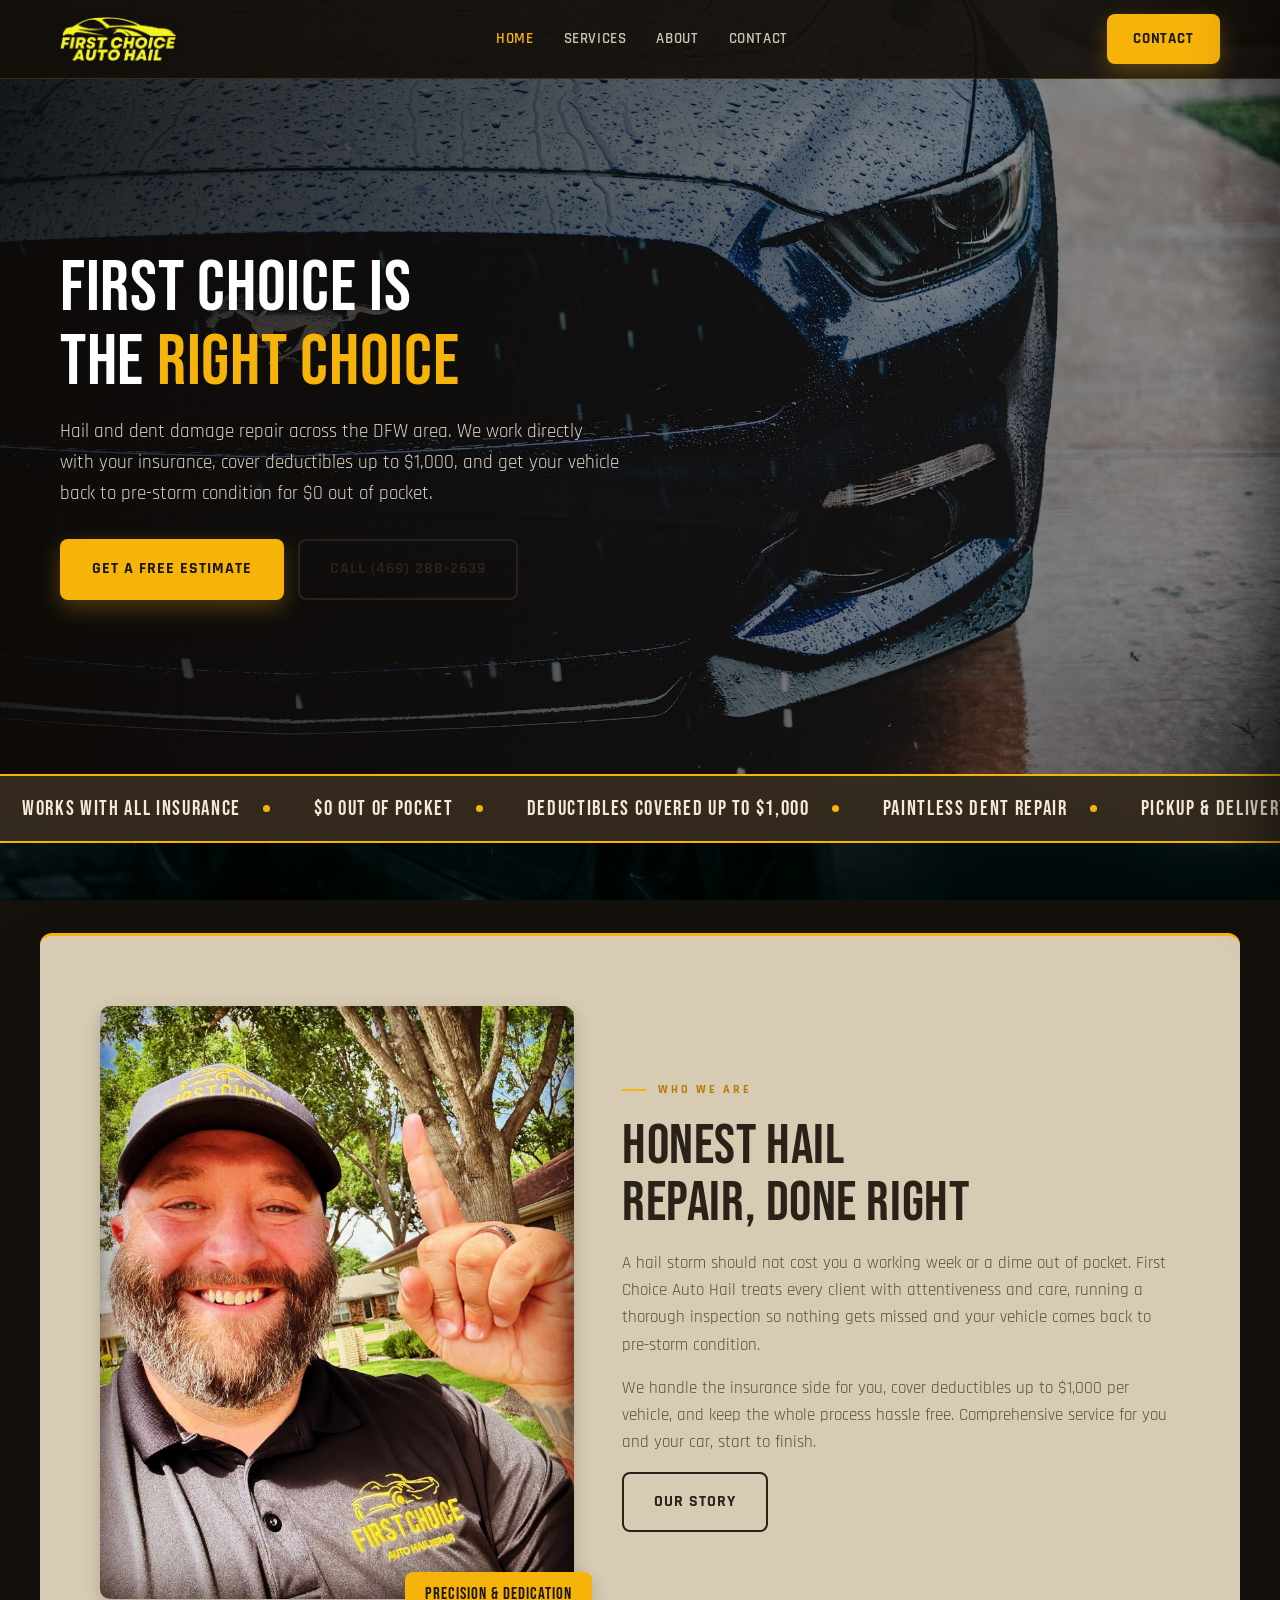
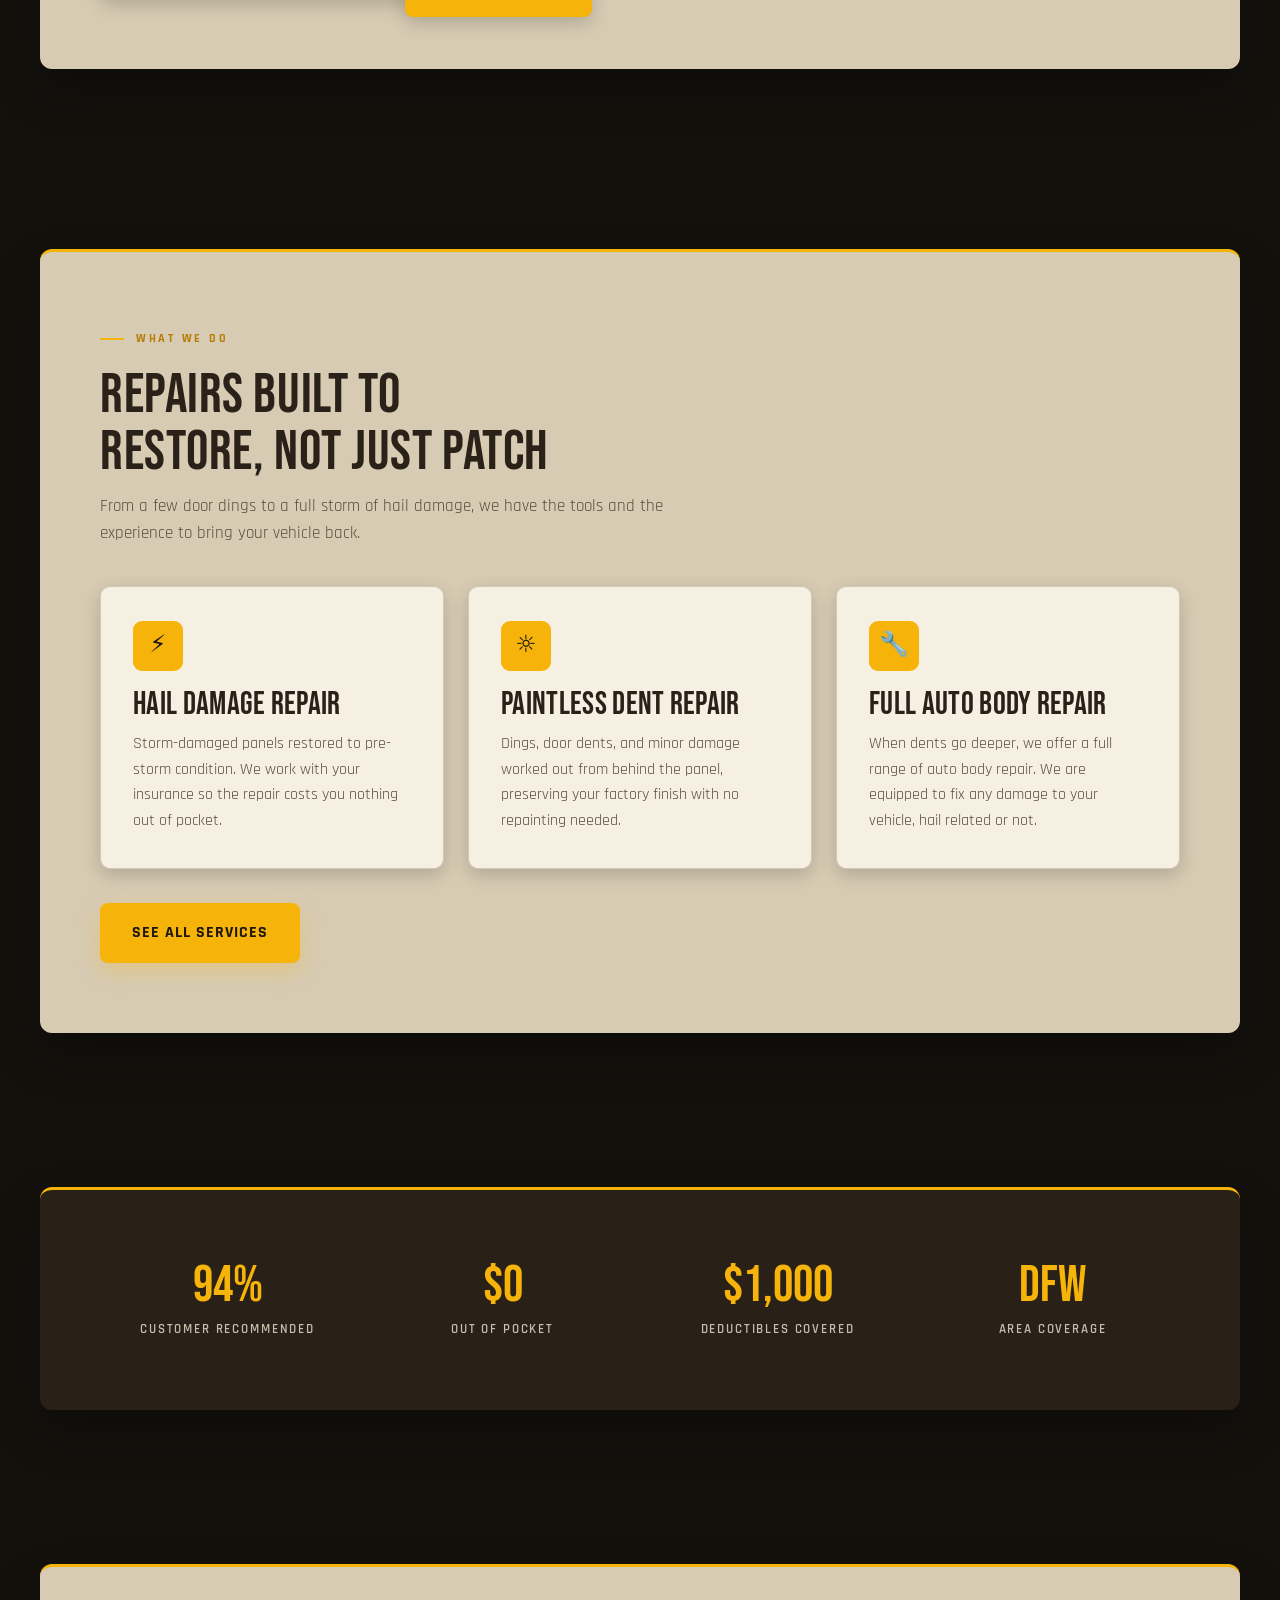
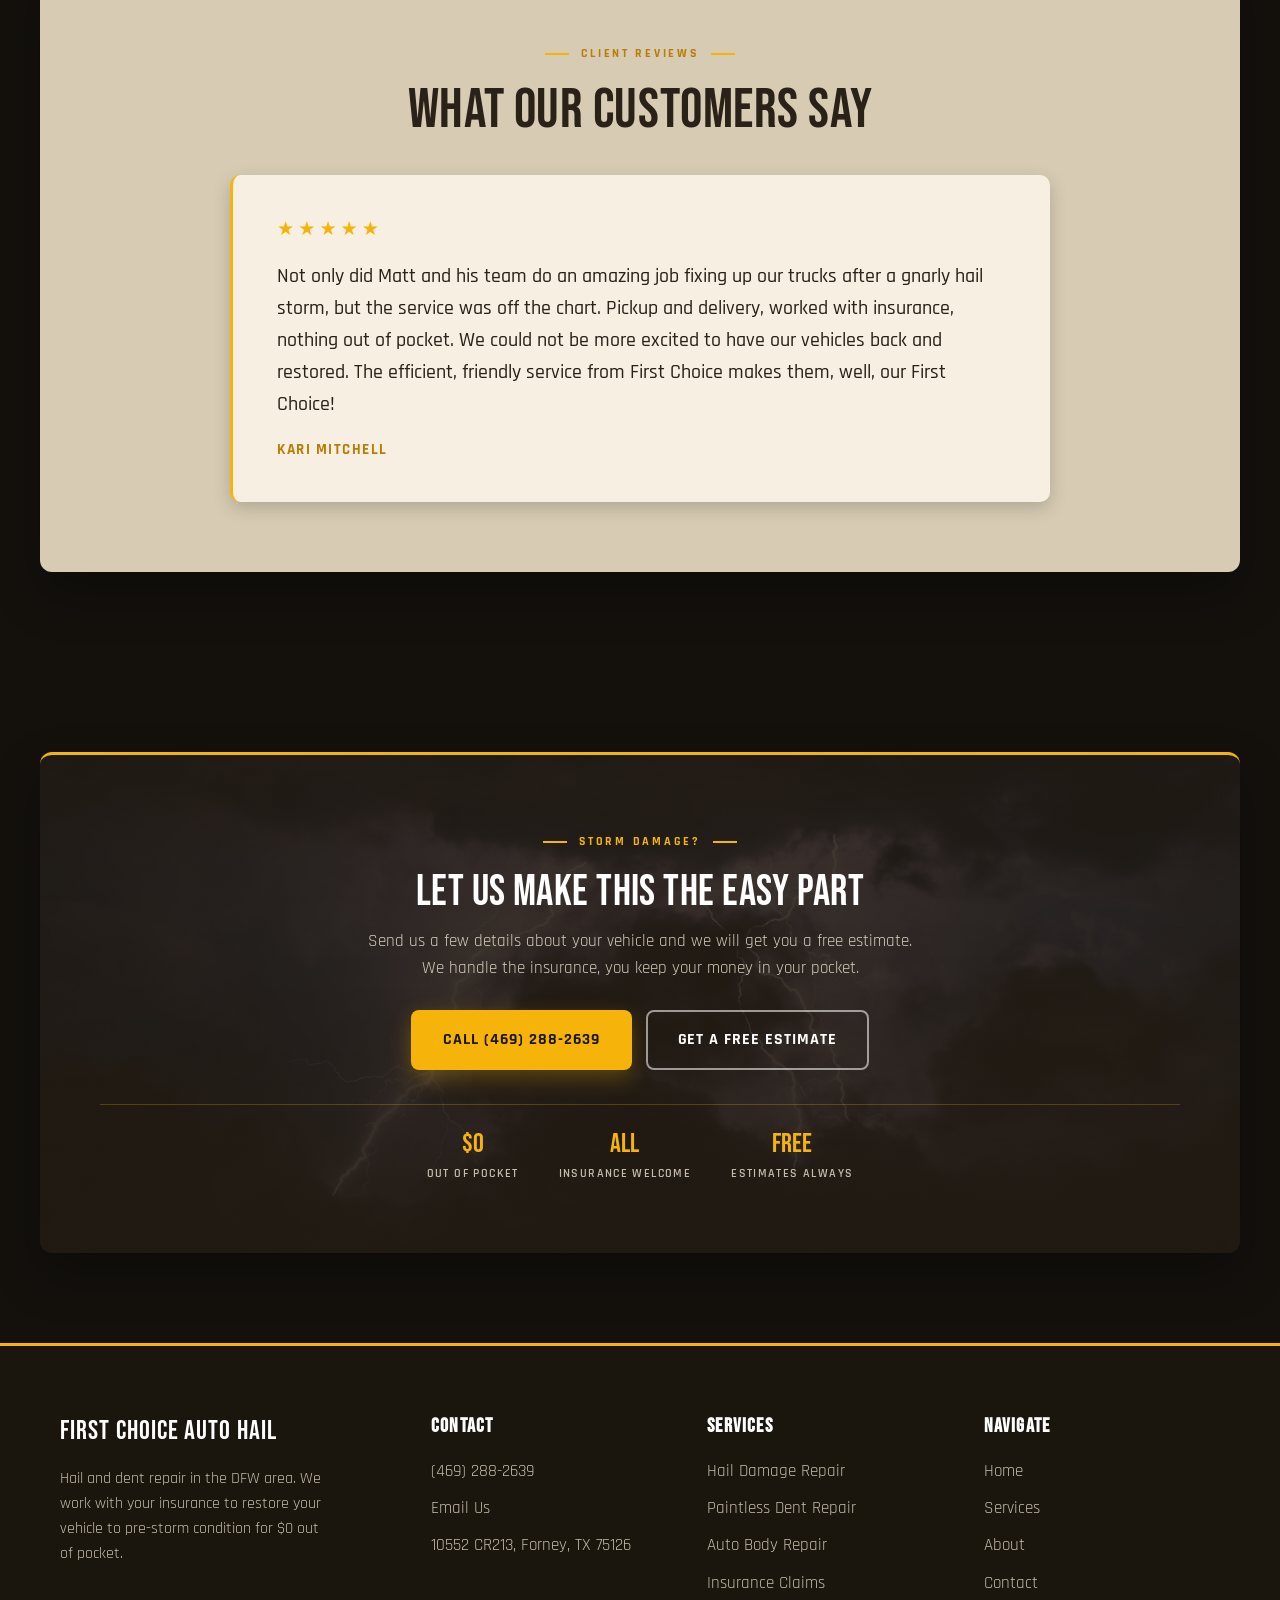
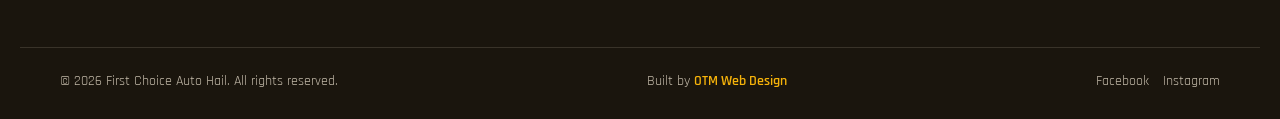
<file: index.html>
<!DOCTYPE html>
<html lang="en">
<head>
  <meta charset="UTF-8" />
  <meta name="viewport" content="width=device-width, initial-scale=1.0" />
  <title>First Choice Auto Hail | Hail &amp; Dent Repair in the DFW Area</title>
  <meta name="description" content="First Choice Auto Hail repairs hail and dent damage in the DFW area. We work with your insurance for $0 out of pocket and restore your vehicle to pre-storm condition." />
  <link rel="preconnect" href="https://fonts.googleapis.com" />
  <link rel="preconnect" href="https://fonts.gstatic.com" crossorigin />
  <link href="https://fonts.googleapis.com/css2?family=Bebas+Neue&family=Rajdhani:wght@400;500;600;700&display=swap" rel="stylesheet" />
  <link rel="stylesheet" href="styles.css" />
</head>
<body data-page="home">

  <!-- NAV -->
  <nav class="nav">
    <div class="nav-inner">
      <a class="brand" href="index.html">
        <img src="assets/logo.png" alt="First Choice Auto Hail" />
      </a>
      <ul class="nav-links">
        <li><a href="index.html" data-nav="home">Home</a></li>
        <li><a href="services.html" data-nav="services">Services</a></li>
        <li><a href="about.html" data-nav="about">About</a></li>
        <li><a href="contact.html" data-nav="contact">Contact</a></li>
      </ul>
      <a class="btn btn-primary nav-cta" href="contact.html">Contact</a>
      <button class="hamburger" aria-label="Open menu" aria-expanded="false">
        <span></span><span></span><span></span>
      </button>
    </div>
  </nav>

  <!-- MOBILE MENU -->
  <div class="nav-backdrop"></div>
  <aside class="mobile-menu">
    <a href="index.html" data-nav="home">Home</a>
    <a href="services.html" data-nav="services">Services</a>
    <a href="about.html" data-nav="about">About</a>
    <a href="contact.html" data-nav="contact">Contact</a>
    <a class="btn btn-primary" href="contact.html">Get a Free Estimate</a>
  </aside>

  <!-- HERO -->
  <header class="hero">
    <div class="hero-content">
      <div class="hero-inner">
        <h1>First Choice Is The <span class="gold">Right Choice</span></h1>
        <p>Hail and dent damage repair across the DFW area. We work directly with your insurance, cover deductibles up to $1,000, and get your vehicle back to pre-storm condition for $0 out of pocket.</p>
        <div class="hero-actions">
          <a class="btn btn-primary" href="contact.html">Get a Free Estimate</a>
          <a class="btn btn-outline" href="tel:+14692882639">Call (469) 288-2639</a>
        </div>
      </div>
    </div>
  </header>

  <!-- MARQUEE -->
  <div class="marquee" aria-hidden="true">
    <div class="marquee-track">
      <span class="marquee-item">Works With All Insurance</span>
      <span class="marquee-item">$0 Out Of Pocket</span>
      <span class="marquee-item">Deductibles Covered Up To $1,000</span>
      <span class="marquee-item">Paintless Dent Repair</span>
      <span class="marquee-item">Pickup &amp; Delivery</span>
      <span class="marquee-item">DFW Area Service</span>
      <span class="marquee-item">94% Customer Recommended</span>
      <span class="marquee-item">Works With All Insurance</span>
      <span class="marquee-item">$0 Out Of Pocket</span>
      <span class="marquee-item">Deductibles Covered Up To $1,000</span>
      <span class="marquee-item">Paintless Dent Repair</span>
      <span class="marquee-item">Pickup &amp; Delivery</span>
      <span class="marquee-item">DFW Area Service</span>
      <span class="marquee-item">94% Customer Recommended</span>
    </div>
  </div>

  <!-- INTRO -->
  <section class="section">
    <div class="wrap">
      <div class="container">
        <div class="intro-grid">
          <div class="intro-media">
            <img src="assets/owner.jpg" alt="Owner of First Choice Auto Hail" />
            <span class="intro-badge">Precision &amp; Dedication</span>
          </div>
          <div class="intro-copy">
            <span class="eyebrow">Who We Are</span>
            <h2>Honest Hail Repair, Done Right</h2>
            <p>A hail storm should not cost you a working week or a dime out of pocket. First Choice Auto Hail treats every client with attentiveness and care, running a thorough inspection so nothing gets missed and your vehicle comes back to pre-storm condition.</p>
            <p>We handle the insurance side for you, cover deductibles up to $1,000 per vehicle, and keep the whole process hassle free. Comprehensive service for you and your car, start to finish.</p>
            <a class="btn btn-outline" href="about.html">Our Story</a>
          </div>
        </div>
      </div>
    </div>
  </section>

  <!-- SERVICES PREVIEW -->
  <section class="section">
    <div class="wrap">
      <div class="container">
        <div class="section-head">
          <span class="eyebrow">What We Do</span>
          <h2>Repairs Built To Restore, Not Just Patch</h2>
          <p>From a few door dings to a full storm of hail damage, we have the tools and the experience to bring your vehicle back.</p>
        </div>
        <div class="grid-3">
          <div class="card">
            <div class="ic">&#9889;</div>
            <h3>Hail Damage Repair</h3>
            <p>Storm-damaged panels restored to pre-storm condition. We work with your insurance so the repair costs you nothing out of pocket.</p>
          </div>
          <div class="card">
            <div class="ic">&#9788;</div>
            <h3>Paintless Dent Repair</h3>
            <p>Dings, door dents, and minor damage worked out from behind the panel, preserving your factory finish with no repainting needed.</p>
          </div>
          <div class="card">
            <div class="ic">&#128295;</div>
            <h3>Full Auto Body Repair</h3>
            <p>When dents go deeper, we offer a full range of auto body repair. We are equipped to fix any damage to your vehicle, hail related or not.</p>
          </div>
        </div>
        <div style="margin-top:34px;">
          <a class="btn btn-primary" href="services.html">See All Services</a>
        </div>
      </div>
    </div>
  </section>

  <!-- STATS -->
  <section class="section tight on-dark">
    <div class="wrap">
      <div class="container deep">
        <div class="stats">
          <div class="stat"><div class="num">94%</div><div class="lbl">Customer Recommended</div></div>
          <div class="stat"><div class="num">$0</div><div class="lbl">Out Of Pocket</div></div>
          <div class="stat"><div class="num">$1,000</div><div class="lbl">Deductibles Covered</div></div>
          <div class="stat"><div class="num">DFW</div><div class="lbl">Area Coverage</div></div>
        </div>
      </div>
    </div>
  </section>

  <!-- TESTIMONIAL -->
  <section class="section">
    <div class="wrap">
      <div class="container">
        <div class="section-head is-center">
          <span class="eyebrow is-center">Client Reviews</span>
          <h2>What Our Customers Say</h2>
        </div>
        <div class="quote-card" style="margin-top:36px;">
          <div class="quote-stars">&#9733;&#9733;&#9733;&#9733;&#9733;</div>
          <blockquote>Not only did Matt and his team do an amazing job fixing up our trucks after a gnarly hail storm, but the service was off the chart. Pickup and delivery, worked with insurance, nothing out of pocket. We could not be more excited to have our vehicles back and restored. The efficient, friendly service from First Choice makes them, well, our First Choice!</blockquote>
          <cite>Kari Mitchell</cite>
        </div>
      </div>
    </div>
  </section>

  <!-- CTA -->
  <section class="section cta on-dark">
    <div class="wrap">
      <div class="container deep">
        <span class="eyebrow is-center">Storm Damage?</span>
        <h2>Let Us Make This The Easy Part</h2>
        <p class="lede">Send us a few details about your vehicle and we will get you a free estimate. We handle the insurance, you keep your money in your pocket.</p>
        <div class="cta-actions">
          <a class="btn btn-primary" href="tel:+14692882639">Call (469) 288-2639</a>
          <a class="btn btn-outline" href="contact.html">Get a Free Estimate</a>
        </div>
        <div class="cta-trust">
          <div><div class="t-stat">$0</div><div class="t-desc">Out Of Pocket</div></div>
          <div><div class="t-stat">All</div><div class="t-desc">Insurance Welcome</div></div>
          <div><div class="t-stat">Free</div><div class="t-desc">Estimates Always</div></div>
        </div>
      </div>
    </div>
  </section>

  <!-- FOOTER -->
  <footer class="footer">
    <div class="footer-inner">
      <div class="f-brand">
        <span class="brand-mark">First Choice Auto Hail</span>
        <p>Hail and dent repair in the DFW area. We work with your insurance to restore your vehicle to pre-storm condition for $0 out of pocket.</p>
      </div>
      <div>
        <h4>Contact</h4>
        <ul>
          <li><a href="tel:+14692882639">(469) 288-2639</a></li>
          <li><a href="mailto:firstchoiceautohailrepair@gmail.com">Email Us</a></li>
          <li>10552 CR213, Forney, TX 75126</li>
        </ul>
      </div>
      <div>
        <h4>Services</h4>
        <ul>
          <li><a href="services.html">Hail Damage Repair</a></li>
          <li><a href="services.html">Paintless Dent Repair</a></li>
          <li><a href="services.html">Auto Body Repair</a></li>
          <li><a href="services.html">Insurance Claims</a></li>
        </ul>
      </div>
      <div>
        <h4>Navigate</h4>
        <ul>
          <li><a href="index.html">Home</a></li>
          <li><a href="services.html">Services</a></li>
          <li><a href="about.html">About</a></li>
          <li><a href="contact.html">Contact</a></li>
        </ul>
      </div>
    </div>
    <div class="footer-bottom">
      <span>&copy; 2026 First Choice Auto Hail. All rights reserved.</span>
      <span class="footer-bottom-links">Built by <a href="https://otm-designs.com" target="_blank" rel="noopener">OTM Web Design</a></span>
      <span class="footer-social">
        <a href="https://www.facebook.com/profile.php?id=100070463902557" target="_blank" rel="noopener">Facebook</a>
        <a href="https://www.instagram.com/first_choice_auto_hail_repair" target="_blank" rel="noopener">Instagram</a>
      </span>
    </div>
  </footer>

  <a class="call-bar" href="tel:+14692882639">Call Now (469) 288-2639</a>

  <script src="script.js"></script>
</body>
</html>
</file>
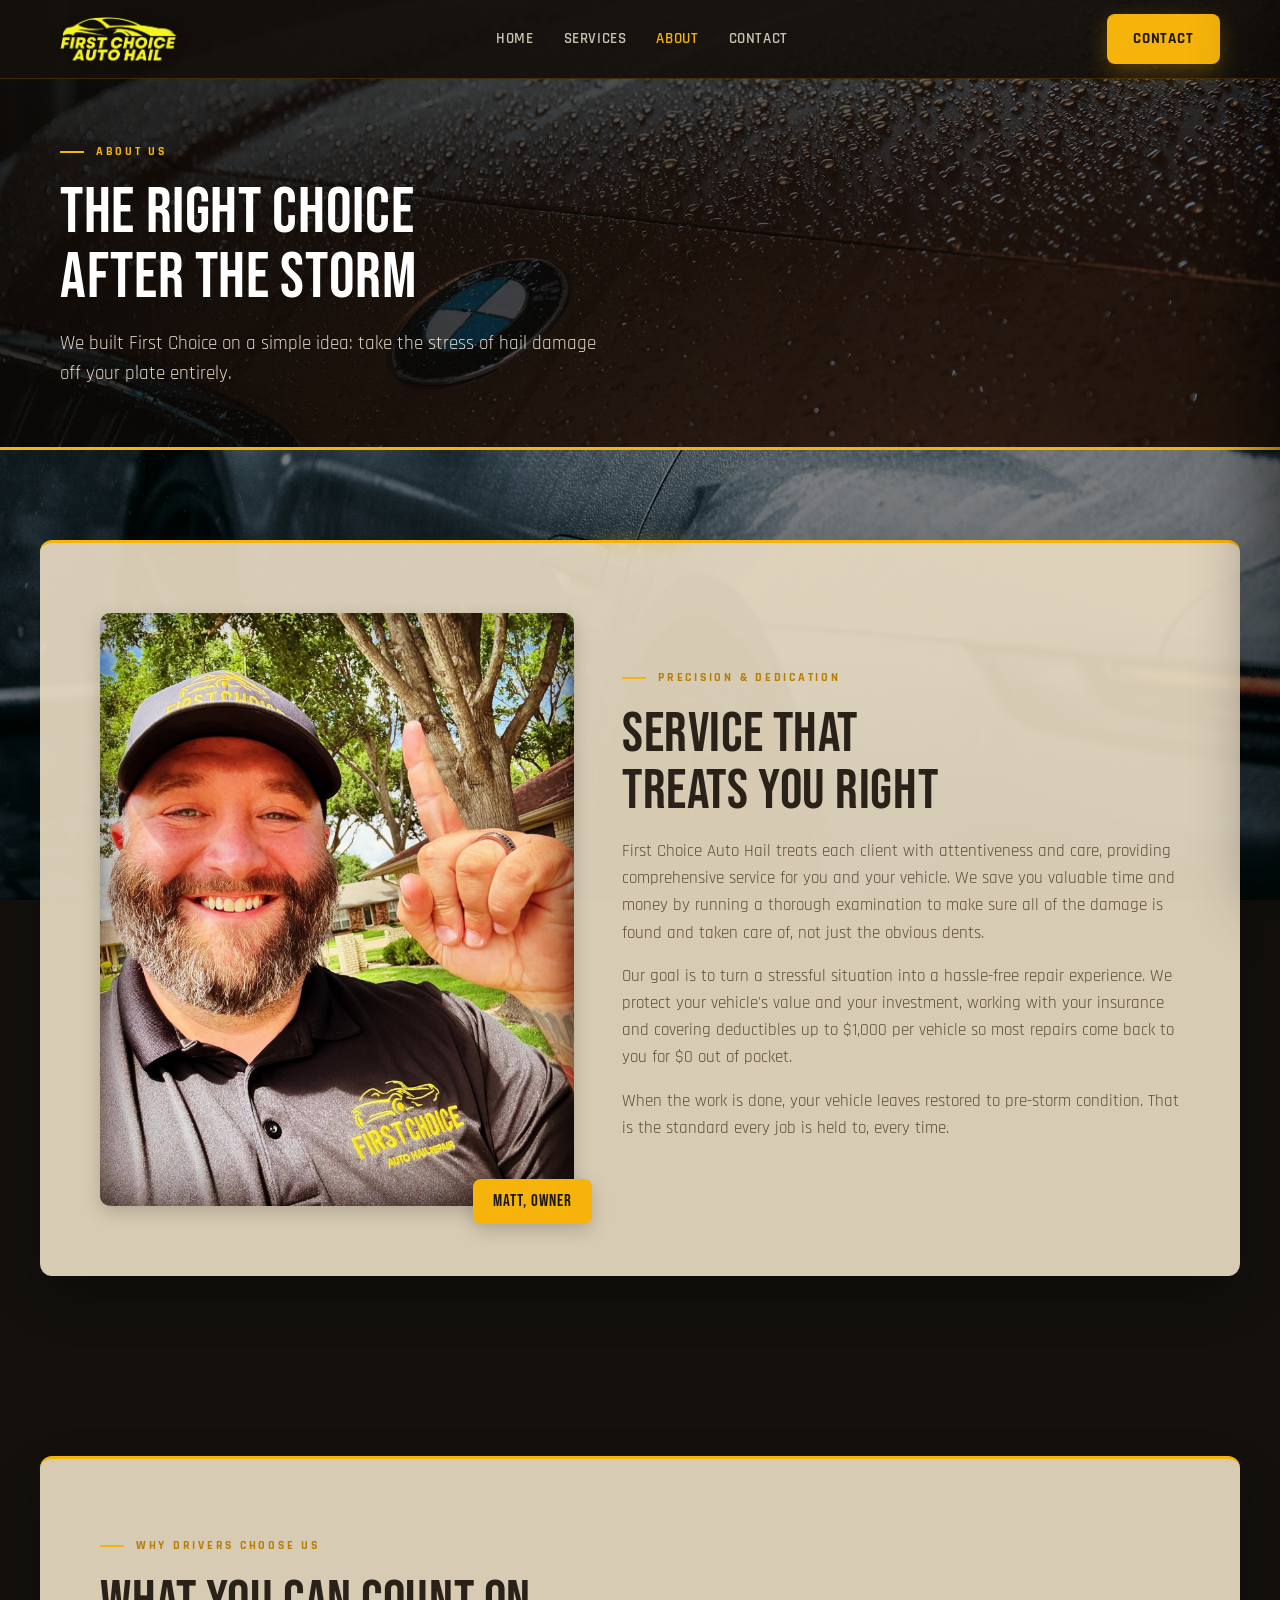
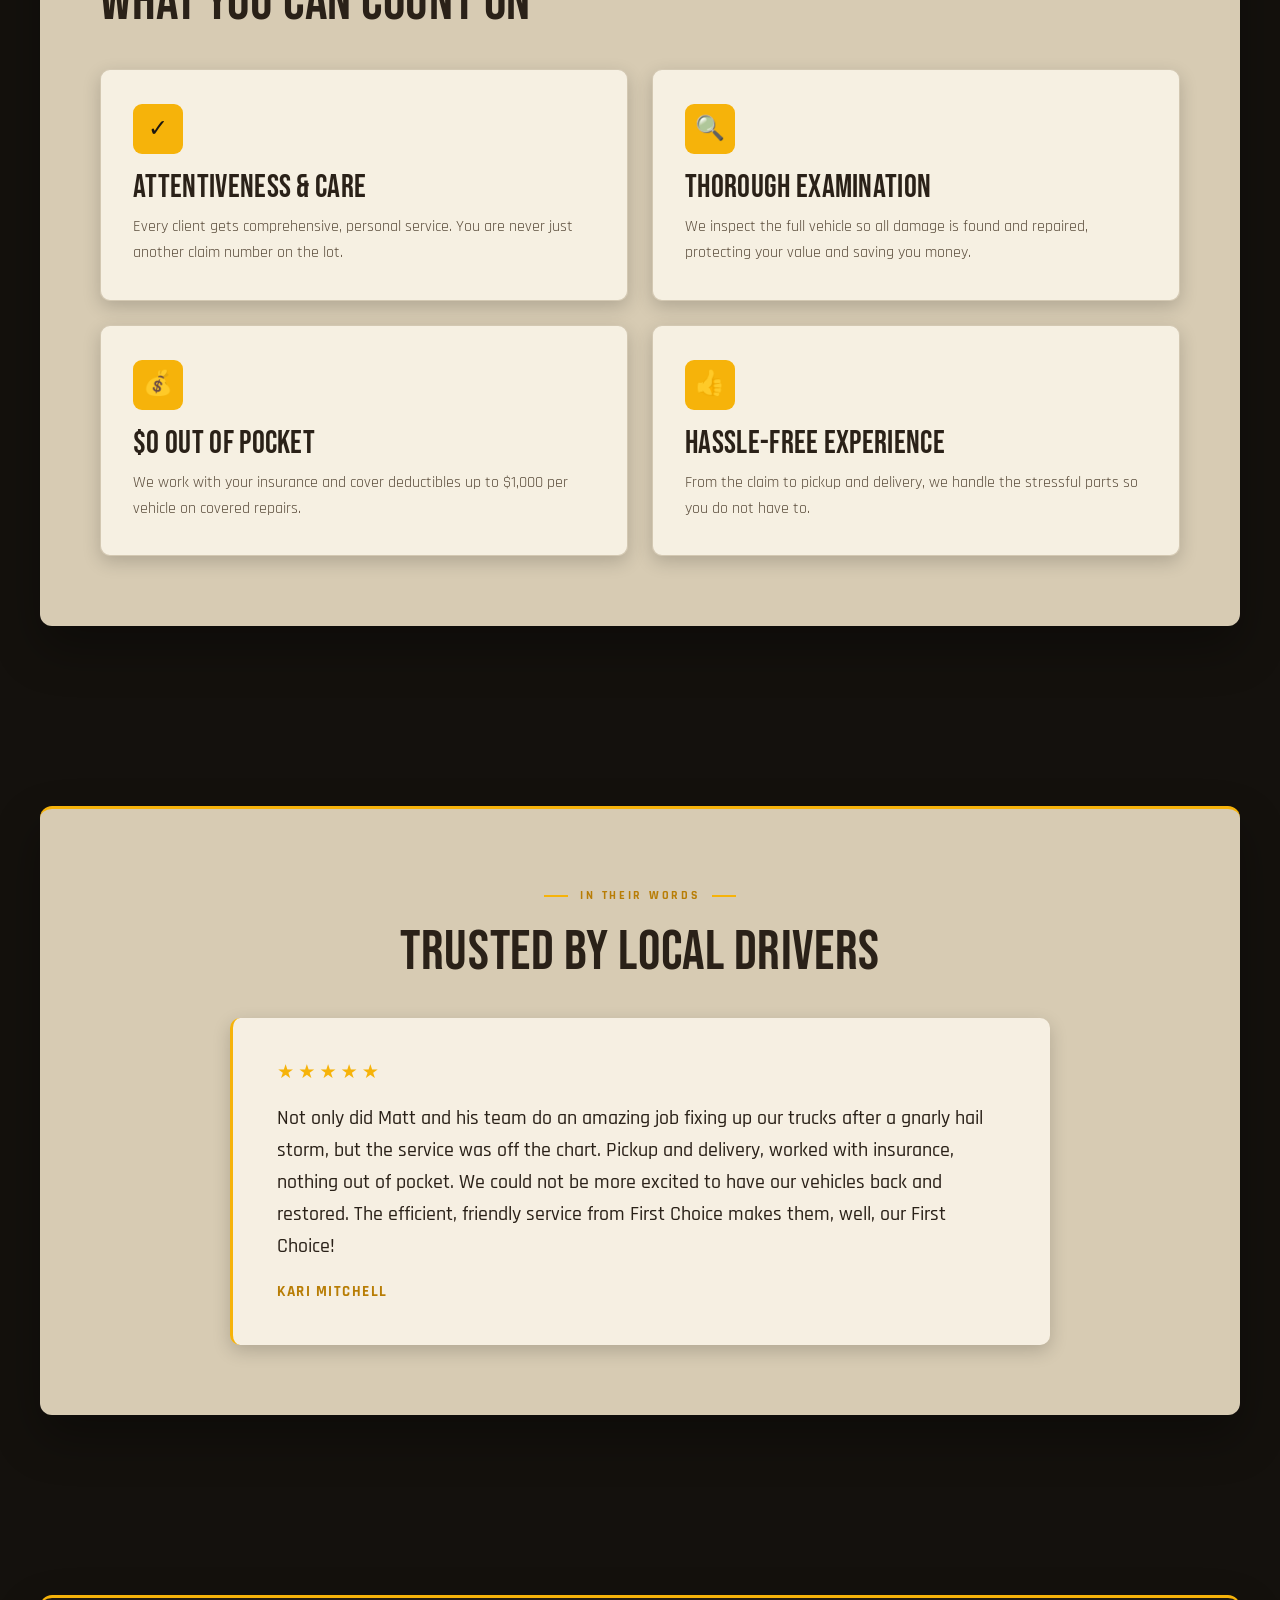
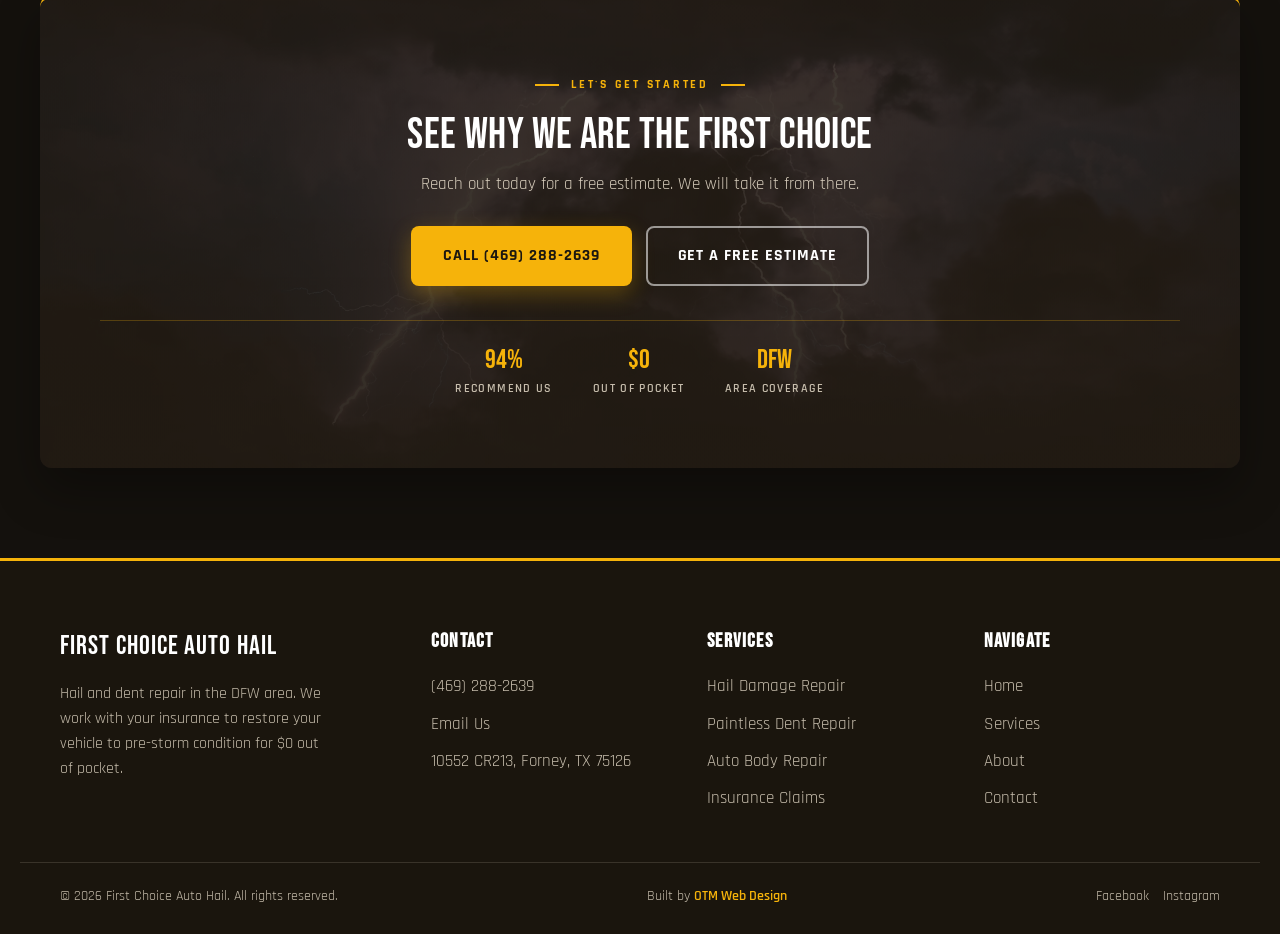
<file: about.html>
<!DOCTYPE html>
<html lang="en">
<head>
  <meta charset="UTF-8" />
  <meta name="viewport" content="width=device-width, initial-scale=1.0" />
  <title>About | First Choice Auto Hail</title>
  <meta name="description" content="First Choice Auto Hail treats every client with attentiveness and care, restoring vehicles to pre-storm condition and making the repair process hassle free." />
  <link rel="preconnect" href="https://fonts.googleapis.com" />
  <link rel="preconnect" href="https://fonts.gstatic.com" crossorigin />
  <link href="https://fonts.googleapis.com/css2?family=Bebas+Neue&family=Rajdhani:wght@400;500;600;700&display=swap" rel="stylesheet" />
  <link rel="stylesheet" href="styles.css" />
</head>
<body data-page="about">

  <nav class="nav">
    <div class="nav-inner">
      <a class="brand" href="index.html">
        <img src="assets/logo.png" alt="First Choice Auto Hail" />
      </a>
      <ul class="nav-links">
        <li><a href="index.html" data-nav="home">Home</a></li>
        <li><a href="services.html" data-nav="services">Services</a></li>
        <li><a href="about.html" data-nav="about">About</a></li>
        <li><a href="contact.html" data-nav="contact">Contact</a></li>
      </ul>
      <a class="btn btn-primary nav-cta" href="contact.html">Contact</a>
      <button class="hamburger" aria-label="Open menu" aria-expanded="false">
        <span></span><span></span><span></span>
      </button>
    </div>
  </nav>

  <div class="nav-backdrop"></div>
  <aside class="mobile-menu">
    <a href="index.html" data-nav="home">Home</a>
    <a href="services.html" data-nav="services">Services</a>
    <a href="about.html" data-nav="about">About</a>
    <a href="contact.html" data-nav="contact">Contact</a>
    <a class="btn btn-primary" href="contact.html">Get a Free Estimate</a>
  </aside>

  <!-- HERO -->
  <header class="hero hero--page hero-about">
    <div class="hero-content">
      <div class="hero-inner">
        <span class="eyebrow" style="color:var(--accent);">About Us</span>
        <h1>The Right Choice After The Storm</h1>
        <p>We built First Choice on a simple idea: take the stress of hail damage off your plate entirely.</p>
      </div>
    </div>
  </header>

  <!-- EXPANDED ABOUT -->
  <section class="section">
    <div class="wrap">
      <div class="container has-tab">
        <div class="intro-grid">
          <div class="intro-media">
            <img src="assets/owner.jpg" alt="Matt, owner of First Choice Auto Hail" />
            <span class="intro-badge">Matt, Owner</span>
          </div>
          <div class="intro-copy">
            <span class="eyebrow">Precision &amp; Dedication</span>
            <h2>Service That Treats You Right</h2>
            <p>First Choice Auto Hail treats each client with attentiveness and care, providing comprehensive service for you and your vehicle. We save you valuable time and money by running a thorough examination to make sure all of the damage is found and taken care of, not just the obvious dents.</p>
            <p>Our goal is to turn a stressful situation into a hassle-free repair experience. We protect your vehicle's value and your investment, working with your insurance and covering deductibles up to $1,000 per vehicle so most repairs come back to you for $0 out of pocket.</p>
            <p>When the work is done, your vehicle leaves restored to pre-storm condition. That is the standard every job is held to, every time.</p>
          </div>
        </div>
      </div>
    </div>
  </section>

  <!-- VALUES -->
  <section class="section">
    <div class="wrap">
      <div class="container">
        <div class="section-head">
          <span class="eyebrow">Why Drivers Choose Us</span>
          <h2>What You Can Count On</h2>
        </div>
        <div class="grid-2">
          <div class="card">
            <div class="ic">&#10003;</div>
            <h3>Attentiveness &amp; Care</h3>
            <p>Every client gets comprehensive, personal service. You are never just another claim number on the lot.</p>
          </div>
          <div class="card">
            <div class="ic">&#128269;</div>
            <h3>Thorough Examination</h3>
            <p>We inspect the full vehicle so all damage is found and repaired, protecting your value and saving you money.</p>
          </div>
          <div class="card">
            <div class="ic">&#128176;</div>
            <h3>$0 Out Of Pocket</h3>
            <p>We work with your insurance and cover deductibles up to $1,000 per vehicle on covered repairs.</p>
          </div>
          <div class="card">
            <div class="ic">&#128077;</div>
            <h3>Hassle-Free Experience</h3>
            <p>From the claim to pickup and delivery, we handle the stressful parts so you do not have to.</p>
          </div>
        </div>
      </div>
    </div>
  </section>

  <!-- TESTIMONIAL -->
  <section class="section">
    <div class="wrap">
      <div class="container">
        <div class="section-head is-center">
          <span class="eyebrow is-center">In Their Words</span>
          <h2>Trusted By Local Drivers</h2>
        </div>
        <div class="quote-card" style="margin-top:36px;">
          <div class="quote-stars">&#9733;&#9733;&#9733;&#9733;&#9733;</div>
          <blockquote>Not only did Matt and his team do an amazing job fixing up our trucks after a gnarly hail storm, but the service was off the chart. Pickup and delivery, worked with insurance, nothing out of pocket. We could not be more excited to have our vehicles back and restored. The efficient, friendly service from First Choice makes them, well, our First Choice!</blockquote>
          <cite>Kari Mitchell</cite>
        </div>
      </div>
    </div>
  </section>

  <!-- CTA -->
  <section class="section cta on-dark">
    <div class="wrap">
      <div class="container deep">
        <span class="eyebrow is-center">Let's Get Started</span>
        <h2>See Why We Are The First Choice</h2>
        <p class="lede">Reach out today for a free estimate. We will take it from there.</p>
        <div class="cta-actions">
          <a class="btn btn-primary" href="tel:+14692882639">Call (469) 288-2639</a>
          <a class="btn btn-outline" href="contact.html">Get a Free Estimate</a>
        </div>
        <div class="cta-trust">
          <div><div class="t-stat">94%</div><div class="t-desc">Recommend Us</div></div>
          <div><div class="t-stat">$0</div><div class="t-desc">Out Of Pocket</div></div>
          <div><div class="t-stat">DFW</div><div class="t-desc">Area Coverage</div></div>
        </div>
      </div>
    </div>
  </section>

  <footer class="footer">
    <div class="footer-inner">
      <div class="f-brand">
        <span class="brand-mark">First Choice Auto Hail</span>
        <p>Hail and dent repair in the DFW area. We work with your insurance to restore your vehicle to pre-storm condition for $0 out of pocket.</p>
      </div>
      <div>
        <h4>Contact</h4>
        <ul>
          <li><a href="tel:+14692882639">(469) 288-2639</a></li>
          <li><a href="mailto:firstchoiceautohailrepair@gmail.com">Email Us</a></li>
          <li>10552 CR213, Forney, TX 75126</li>
        </ul>
      </div>
      <div>
        <h4>Services</h4>
        <ul>
          <li><a href="services.html">Hail Damage Repair</a></li>
          <li><a href="services.html">Paintless Dent Repair</a></li>
          <li><a href="services.html">Auto Body Repair</a></li>
          <li><a href="services.html">Insurance Claims</a></li>
        </ul>
      </div>
      <div>
        <h4>Navigate</h4>
        <ul>
          <li><a href="index.html">Home</a></li>
          <li><a href="services.html">Services</a></li>
          <li><a href="about.html">About</a></li>
          <li><a href="contact.html">Contact</a></li>
        </ul>
      </div>
    </div>
    <div class="footer-bottom">
      <span>&copy; 2026 First Choice Auto Hail. All rights reserved.</span>
      <span class="footer-bottom-links">Built by <a href="https://otm-designs.com" target="_blank" rel="noopener">OTM Web Design</a></span>
      <span class="footer-social">
        <a href="https://www.facebook.com/profile.php?id=100070463902557" target="_blank" rel="noopener">Facebook</a>
        <a href="https://www.instagram.com/first_choice_auto_hail_repair" target="_blank" rel="noopener">Instagram</a>
      </span>
    </div>
  </footer>

  <a class="call-bar" href="tel:+14692882639">Call Now (469) 288-2639</a>

  <script src="script.js"></script>
</body>
</html>
</file>
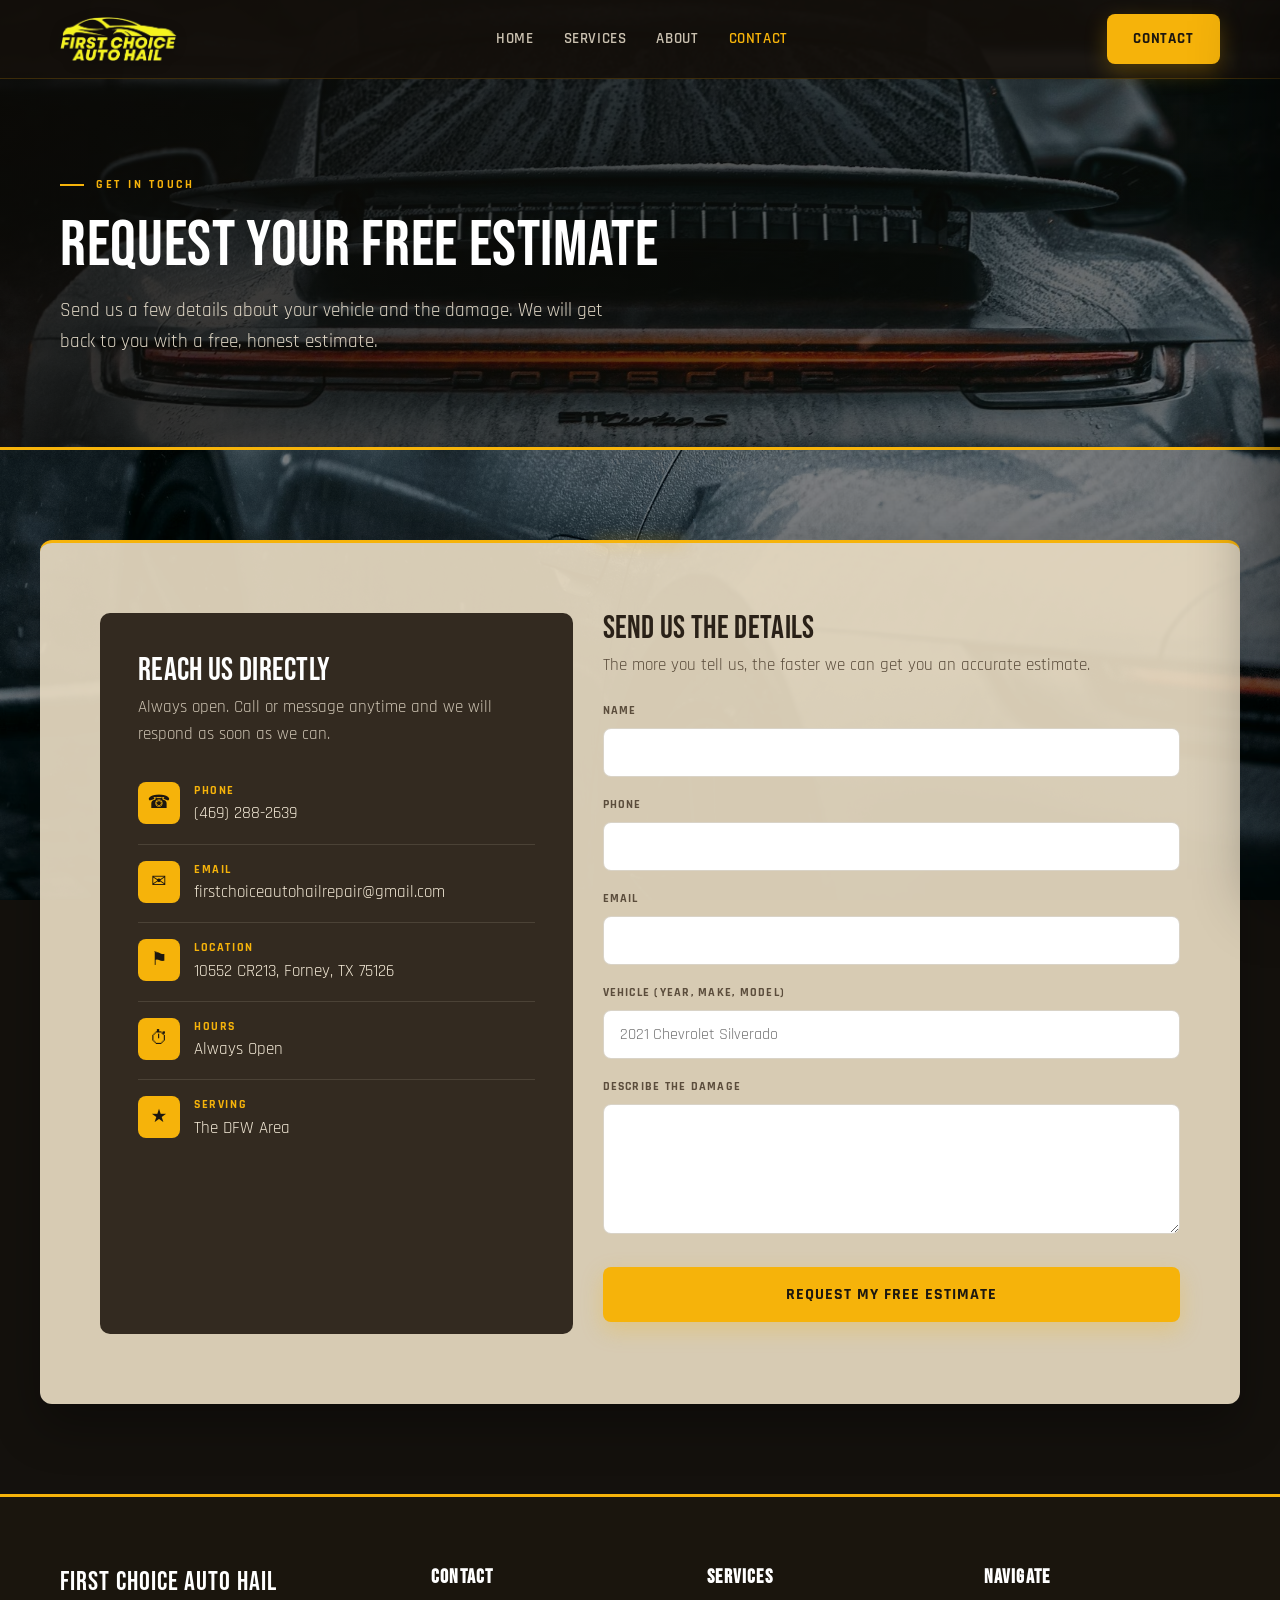
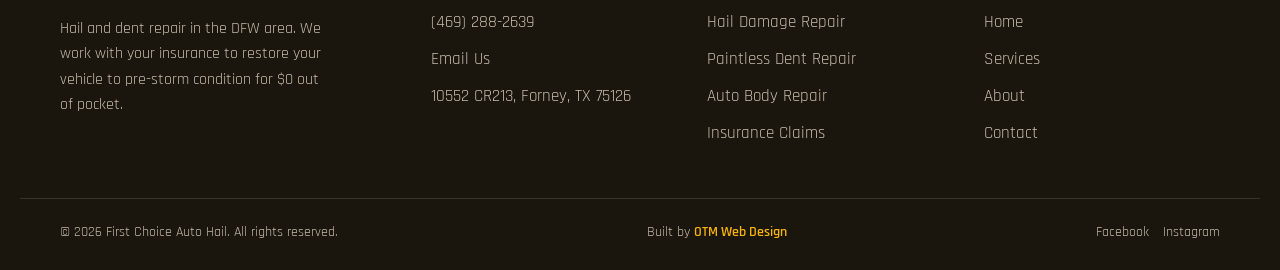
<file: contact.html>
<!DOCTYPE html>
<html lang="en">
<head>
  <meta charset="UTF-8" />
  <meta name="viewport" content="width=device-width, initial-scale=1.0" />
  <title>Contact | First Choice Auto Hail</title>
  <meta name="description" content="Request a free hail or dent repair estimate from First Choice Auto Hail in the DFW area. Call (469) 288-2639 or send us your vehicle details." />
  <link rel="preconnect" href="https://fonts.googleapis.com" />
  <link rel="preconnect" href="https://fonts.gstatic.com" crossorigin />
  <link href="https://fonts.googleapis.com/css2?family=Bebas+Neue&family=Rajdhani:wght@400;500;600;700&display=swap" rel="stylesheet" />
  <link rel="stylesheet" href="styles.css" />
</head>
<body data-page="contact">

  <nav class="nav">
    <div class="nav-inner">
      <a class="brand" href="index.html">
        <img src="assets/logo.png" alt="First Choice Auto Hail" />
      </a>
      <ul class="nav-links">
        <li><a href="index.html" data-nav="home">Home</a></li>
        <li><a href="services.html" data-nav="services">Services</a></li>
        <li><a href="about.html" data-nav="about">About</a></li>
        <li><a href="contact.html" data-nav="contact">Contact</a></li>
      </ul>
      <a class="btn btn-primary nav-cta" href="contact.html">Contact</a>
      <button class="hamburger" aria-label="Open menu" aria-expanded="false">
        <span></span><span></span><span></span>
      </button>
    </div>
  </nav>

  <div class="nav-backdrop"></div>
  <aside class="mobile-menu">
    <a href="index.html" data-nav="home">Home</a>
    <a href="services.html" data-nav="services">Services</a>
    <a href="about.html" data-nav="about">About</a>
    <a href="contact.html" data-nav="contact">Contact</a>
    <a class="btn btn-primary" href="contact.html">Get a Free Estimate</a>
  </aside>

  <!-- HERO -->
  <header class="hero hero--page hero-contact">
    <div class="hero-content">
      <div class="hero-inner">
        <span class="eyebrow" style="color:var(--accent);">Get In Touch</span>
        <h1>Request Your Free Estimate</h1>
        <p>Send us a few details about your vehicle and the damage. We will get back to you with a free, honest estimate.</p>
      </div>
    </div>
  </header>

  <!-- CONTACT -->
  <section class="section">
    <div class="wrap">
      <div class="container has-tab">
        <div class="contact-grid">
          <!-- INFO -->
          <div class="info-panel">
            <h3>Reach Us Directly</h3>
            <p>Always open. Call or message anytime and we will respond as soon as we can.</p>
            <div class="info-row">
              <div class="ic">&#9742;</div>
              <div><div class="lbl">Phone</div><div class="val"><a href="tel:+14692882639">(469) 288-2639</a></div></div>
            </div>
            <div class="info-row">
              <div class="ic">&#9993;</div>
              <div><div class="lbl">Email</div><div class="val"><a href="mailto:firstchoiceautohailrepair@gmail.com">firstchoiceautohailrepair@gmail.com</a></div></div>
            </div>
            <div class="info-row">
              <div class="ic">&#9873;</div>
              <div><div class="lbl">Location</div><div class="val">10552 CR213, Forney, TX 75126</div></div>
            </div>
            <div class="info-row">
              <div class="ic">&#9201;</div>
              <div><div class="lbl">Hours</div><div class="val">Always Open</div></div>
            </div>
            <div class="info-row">
              <div class="ic">&#9733;</div>
              <div><div class="lbl">Serving</div><div class="val">The DFW Area</div></div>
            </div>
          </div>

          <!-- FORM -->
          <div class="form-shell">
            <h3>Send Us The Details</h3>
            <p>The more you tell us, the faster we can get you an accurate estimate.</p>
            <form action="https://formspree.io/f/YOUR_FORMSPREE_ENDPOINT_HERE" method="POST" data-formspree>
              <input type="text" name="_gotcha" class="hp" tabindex="-1" autocomplete="off" aria-hidden="true" />
              <input type="hidden" name="_subject" value="New estimate request from First Choice Auto Hail website" />
              <div class="field">
                <label for="name">Name</label>
                <input type="text" id="name" name="name" required />
              </div>
              <div class="field">
                <label for="phone">Phone</label>
                <input type="tel" id="phone" name="phone" required />
              </div>
              <div class="field">
                <label for="email">Email</label>
                <input type="email" id="email" name="email" required />
              </div>
              <div class="field">
                <label for="vehicle">Vehicle (Year, Make, Model)</label>
                <input type="text" id="vehicle" name="vehicle" placeholder="2021 Chevrolet Silverado" />
              </div>
              <div class="field">
                <label for="message">Describe The Damage</label>
                <textarea id="message" name="message" required></textarea>
              </div>
              <button type="submit" class="btn btn-primary">Request My Free Estimate</button>
              <p class="form-status" role="status" aria-live="polite"></p>
            </form>
          </div>
        </div>
      </div>
    </div>
  </section>

  <footer class="footer">
    <div class="footer-inner">
      <div class="f-brand">
        <span class="brand-mark">First Choice Auto Hail</span>
        <p>Hail and dent repair in the DFW area. We work with your insurance to restore your vehicle to pre-storm condition for $0 out of pocket.</p>
      </div>
      <div>
        <h4>Contact</h4>
        <ul>
          <li><a href="tel:+14692882639">(469) 288-2639</a></li>
          <li><a href="mailto:firstchoiceautohailrepair@gmail.com">Email Us</a></li>
          <li>10552 CR213, Forney, TX 75126</li>
        </ul>
      </div>
      <div>
        <h4>Services</h4>
        <ul>
          <li><a href="services.html">Hail Damage Repair</a></li>
          <li><a href="services.html">Paintless Dent Repair</a></li>
          <li><a href="services.html">Auto Body Repair</a></li>
          <li><a href="services.html">Insurance Claims</a></li>
        </ul>
      </div>
      <div>
        <h4>Navigate</h4>
        <ul>
          <li><a href="index.html">Home</a></li>
          <li><a href="services.html">Services</a></li>
          <li><a href="about.html">About</a></li>
          <li><a href="contact.html">Contact</a></li>
        </ul>
      </div>
    </div>
    <div class="footer-bottom">
      <span>&copy; 2026 First Choice Auto Hail. All rights reserved.</span>
      <span class="footer-bottom-links">Built by <a href="https://otm-designs.com" target="_blank" rel="noopener">OTM Web Design</a></span>
      <span class="footer-social">
        <a href="https://www.facebook.com/profile.php?id=100070463902557" target="_blank" rel="noopener">Facebook</a>
        <a href="https://www.instagram.com/first_choice_auto_hail_repair" target="_blank" rel="noopener">Instagram</a>
      </span>
    </div>
  </footer>

  <a class="call-bar" href="tel:+14692882639">Call Now (469) 288-2639</a>

  <script src="script.js"></script>
</body>
</html>
</file>
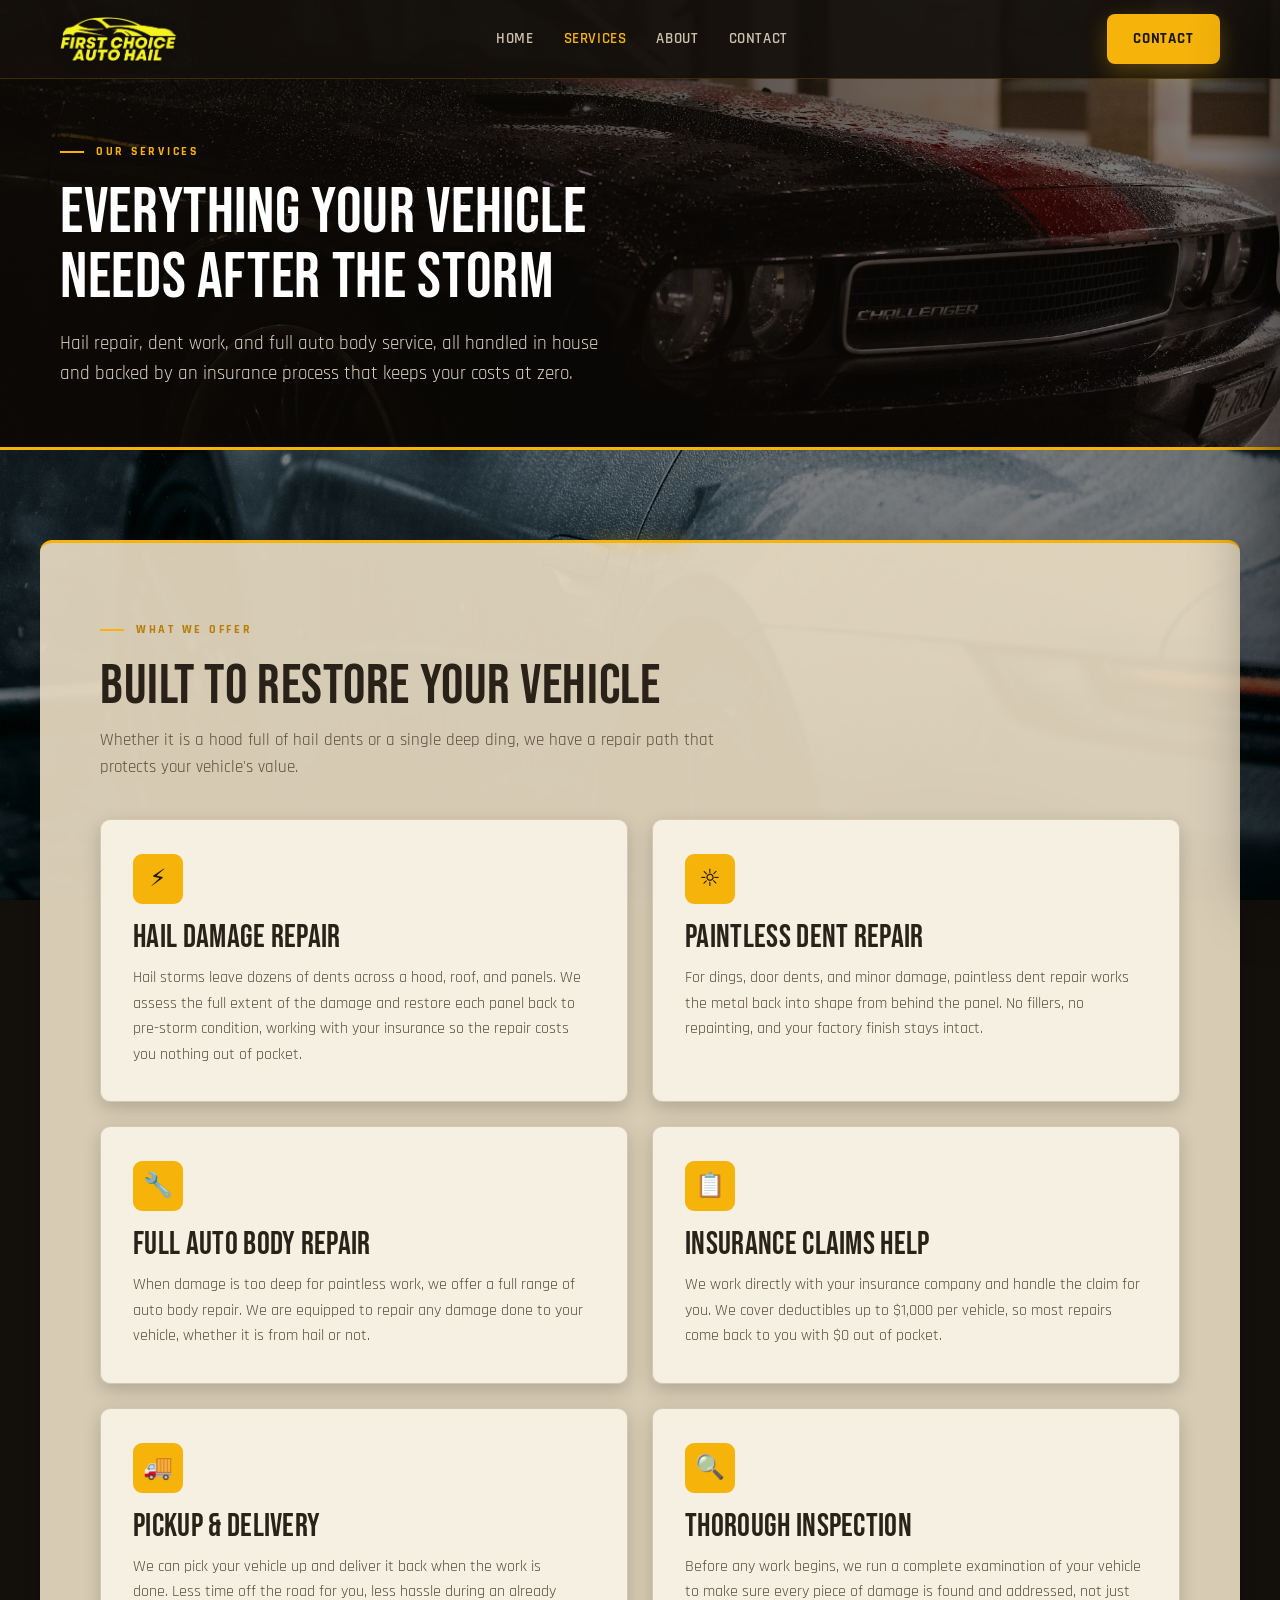
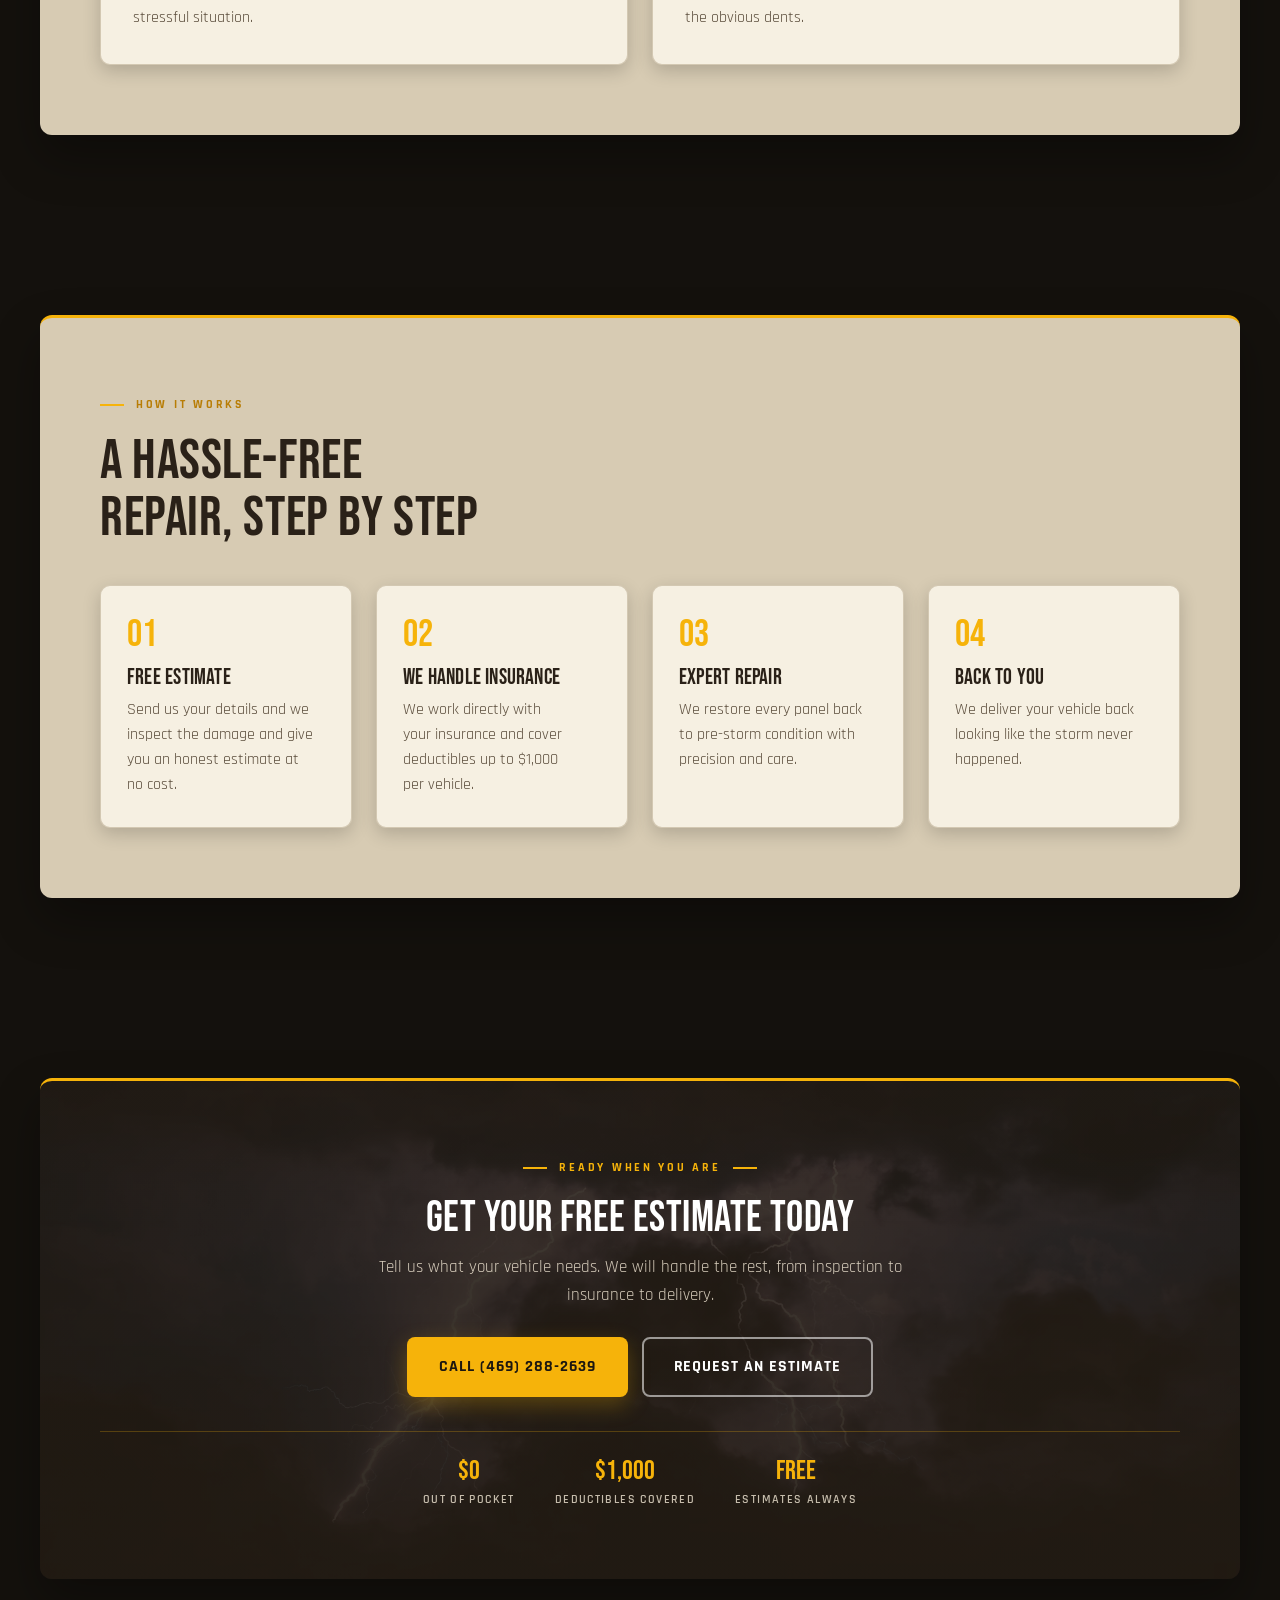
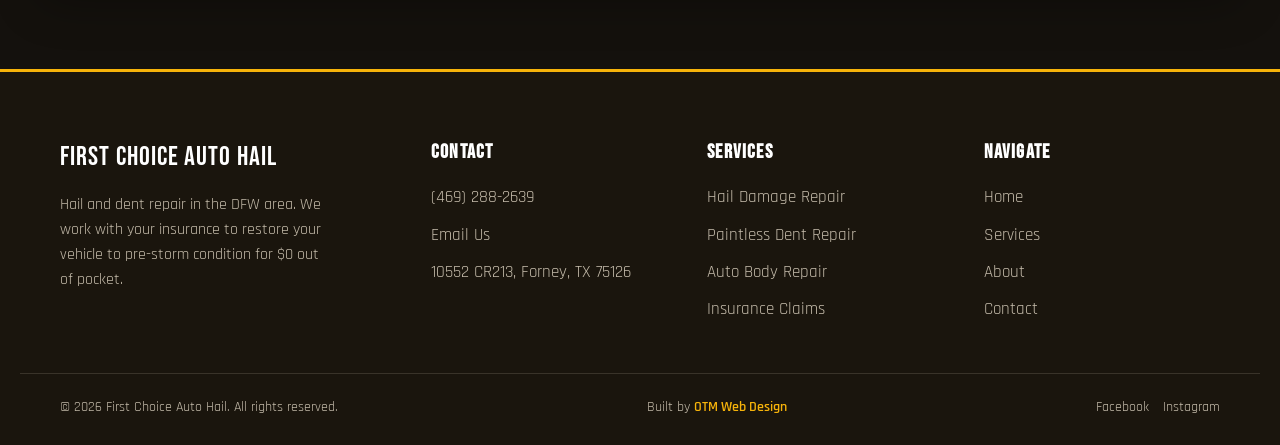
<file: services.html>
<!DOCTYPE html>
<html lang="en">
<head>
  <meta charset="UTF-8" />
  <meta name="viewport" content="width=device-width, initial-scale=1.0" />
  <title>Services | First Choice Auto Hail</title>
  <meta name="description" content="Hail damage repair, paintless dent repair, full auto body repair, and insurance claims help across the DFW area. $0 out of pocket on covered claims." />
  <link rel="preconnect" href="https://fonts.googleapis.com" />
  <link rel="preconnect" href="https://fonts.gstatic.com" crossorigin />
  <link href="https://fonts.googleapis.com/css2?family=Bebas+Neue&family=Rajdhani:wght@400;500;600;700&display=swap" rel="stylesheet" />
  <link rel="stylesheet" href="styles.css" />
</head>
<body data-page="services">

  <nav class="nav">
    <div class="nav-inner">
      <a class="brand" href="index.html">
        <img src="assets/logo.png" alt="First Choice Auto Hail" />
      </a>
      <ul class="nav-links">
        <li><a href="index.html" data-nav="home">Home</a></li>
        <li><a href="services.html" data-nav="services">Services</a></li>
        <li><a href="about.html" data-nav="about">About</a></li>
        <li><a href="contact.html" data-nav="contact">Contact</a></li>
      </ul>
      <a class="btn btn-primary nav-cta" href="contact.html">Contact</a>
      <button class="hamburger" aria-label="Open menu" aria-expanded="false">
        <span></span><span></span><span></span>
      </button>
    </div>
  </nav>

  <div class="nav-backdrop"></div>
  <aside class="mobile-menu">
    <a href="index.html" data-nav="home">Home</a>
    <a href="services.html" data-nav="services">Services</a>
    <a href="about.html" data-nav="about">About</a>
    <a href="contact.html" data-nav="contact">Contact</a>
    <a class="btn btn-primary" href="contact.html">Get a Free Estimate</a>
  </aside>

  <!-- HERO -->
  <header class="hero hero--page hero-services">
    <div class="hero-content">
      <div class="hero-inner">
        <span class="eyebrow" style="color:var(--accent);">Our Services</span>
        <h1>Everything Your Vehicle Needs After The Storm</h1>
        <p>Hail repair, dent work, and full auto body service, all handled in house and backed by an insurance process that keeps your costs at zero.</p>
      </div>
    </div>
  </header>

  <!-- SERVICES DETAIL -->
  <section class="section">
    <div class="wrap">
      <div class="container has-tab">
        <div class="section-head">
          <span class="eyebrow">What We Offer</span>
          <h2>Built To Restore Your Vehicle</h2>
          <p>Whether it is a hood full of hail dents or a single deep ding, we have a repair path that protects your vehicle's value.</p>
        </div>
        <div class="grid-2">
          <div class="card">
            <div class="ic">&#9889;</div>
            <h3>Hail Damage Repair</h3>
            <p>Hail storms leave dozens of dents across a hood, roof, and panels. We assess the full extent of the damage and restore each panel back to pre-storm condition, working with your insurance so the repair costs you nothing out of pocket.</p>
          </div>
          <div class="card">
            <div class="ic">&#9788;</div>
            <h3>Paintless Dent Repair</h3>
            <p>For dings, door dents, and minor damage, paintless dent repair works the metal back into shape from behind the panel. No fillers, no repainting, and your factory finish stays intact.</p>
          </div>
          <div class="card">
            <div class="ic">&#128295;</div>
            <h3>Full Auto Body Repair</h3>
            <p>When damage is too deep for paintless work, we offer a full range of auto body repair. We are equipped to repair any damage done to your vehicle, whether it is from hail or not.</p>
          </div>
          <div class="card">
            <div class="ic">&#128203;</div>
            <h3>Insurance Claims Help</h3>
            <p>We work directly with your insurance company and handle the claim for you. We cover deductibles up to $1,000 per vehicle, so most repairs come back to you with $0 out of pocket.</p>
          </div>
          <div class="card">
            <div class="ic">&#128666;</div>
            <h3>Pickup &amp; Delivery</h3>
            <p>We can pick your vehicle up and deliver it back when the work is done. Less time off the road for you, less hassle during an already stressful situation.</p>
          </div>
          <div class="card">
            <div class="ic">&#128269;</div>
            <h3>Thorough Inspection</h3>
            <p>Before any work begins, we run a complete examination of your vehicle to make sure every piece of damage is found and addressed, not just the obvious dents.</p>
          </div>
        </div>
      </div>
    </div>
  </section>

  <!-- PROCESS -->
  <section class="section">
    <div class="wrap">
      <div class="container">
        <div class="section-head">
          <span class="eyebrow">How It Works</span>
          <h2>A Hassle-Free Repair, Step By Step</h2>
        </div>
        <div class="steps">
          <div class="step">
            <div class="step-no">01</div>
            <h3>Free Estimate</h3>
            <p>Send us your details and we inspect the damage and give you an honest estimate at no cost.</p>
          </div>
          <div class="step">
            <div class="step-no">02</div>
            <h3>We Handle Insurance</h3>
            <p>We work directly with your insurance and cover deductibles up to $1,000 per vehicle.</p>
          </div>
          <div class="step">
            <div class="step-no">03</div>
            <h3>Expert Repair</h3>
            <p>We restore every panel back to pre-storm condition with precision and care.</p>
          </div>
          <div class="step">
            <div class="step-no">04</div>
            <h3>Back To You</h3>
            <p>We deliver your vehicle back looking like the storm never happened.</p>
          </div>
        </div>
      </div>
    </div>
  </section>

  <!-- CTA -->
  <section class="section cta on-dark">
    <div class="wrap">
      <div class="container deep">
        <span class="eyebrow is-center">Ready When You Are</span>
        <h2>Get Your Free Estimate Today</h2>
        <p class="lede">Tell us what your vehicle needs. We will handle the rest, from inspection to insurance to delivery.</p>
        <div class="cta-actions">
          <a class="btn btn-primary" href="tel:+14692882639">Call (469) 288-2639</a>
          <a class="btn btn-outline" href="contact.html">Request An Estimate</a>
        </div>
        <div class="cta-trust">
          <div><div class="t-stat">$0</div><div class="t-desc">Out Of Pocket</div></div>
          <div><div class="t-stat">$1,000</div><div class="t-desc">Deductibles Covered</div></div>
          <div><div class="t-stat">Free</div><div class="t-desc">Estimates Always</div></div>
        </div>
      </div>
    </div>
  </section>

  <footer class="footer">
    <div class="footer-inner">
      <div class="f-brand">
        <span class="brand-mark">First Choice Auto Hail</span>
        <p>Hail and dent repair in the DFW area. We work with your insurance to restore your vehicle to pre-storm condition for $0 out of pocket.</p>
      </div>
      <div>
        <h4>Contact</h4>
        <ul>
          <li><a href="tel:+14692882639">(469) 288-2639</a></li>
          <li><a href="mailto:firstchoiceautohailrepair@gmail.com">Email Us</a></li>
          <li>10552 CR213, Forney, TX 75126</li>
        </ul>
      </div>
      <div>
        <h4>Services</h4>
        <ul>
          <li><a href="services.html">Hail Damage Repair</a></li>
          <li><a href="services.html">Paintless Dent Repair</a></li>
          <li><a href="services.html">Auto Body Repair</a></li>
          <li><a href="services.html">Insurance Claims</a></li>
        </ul>
      </div>
      <div>
        <h4>Navigate</h4>
        <ul>
          <li><a href="index.html">Home</a></li>
          <li><a href="services.html">Services</a></li>
          <li><a href="about.html">About</a></li>
          <li><a href="contact.html">Contact</a></li>
        </ul>
      </div>
    </div>
    <div class="footer-bottom">
      <span>&copy; 2026 First Choice Auto Hail. All rights reserved.</span>
      <span class="footer-bottom-links">Built by <a href="https://otm-designs.com" target="_blank" rel="noopener">OTM Web Design</a></span>
      <span class="footer-social">
        <a href="https://www.facebook.com/profile.php?id=100070463902557" target="_blank" rel="noopener">Facebook</a>
        <a href="https://www.instagram.com/first_choice_auto_hail_repair" target="_blank" rel="noopener">Instagram</a>
      </span>
    </div>
  </footer>

  <a class="call-bar" href="tel:+14692882639">Call Now (469) 288-2639</a>

  <script src="script.js"></script>
</body>
</html>
</file>
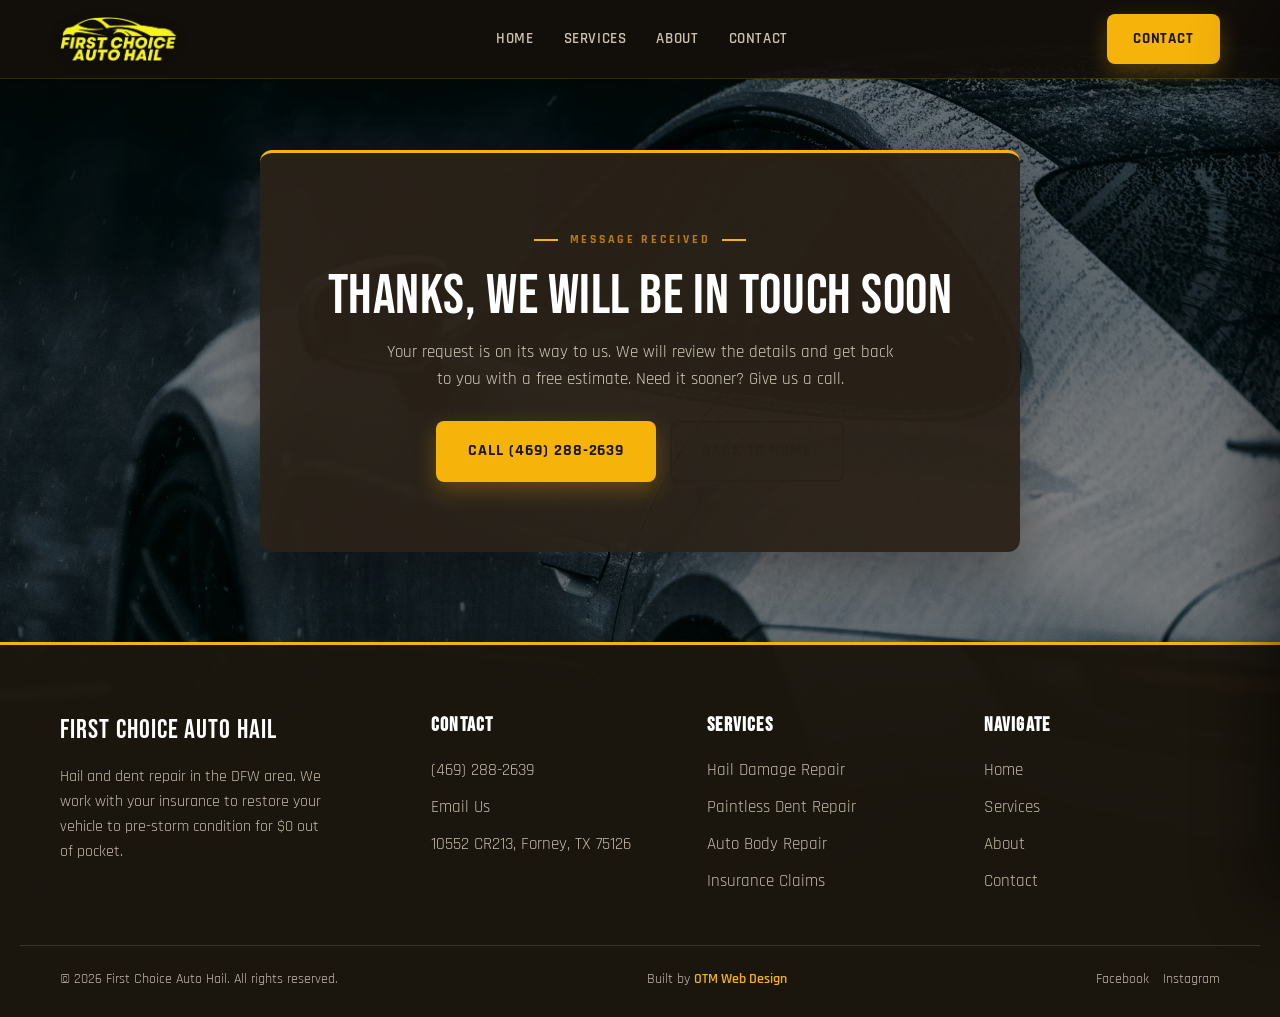
<file: thank-you.html>
<!DOCTYPE html>
<html lang="en">
<head>
  <meta charset="UTF-8" />
  <meta name="viewport" content="width=device-width, initial-scale=1.0" />
  <title>Thank You | First Choice Auto Hail</title>
  <meta name="robots" content="noindex" />
  <link rel="preconnect" href="https://fonts.googleapis.com" />
  <link rel="preconnect" href="https://fonts.gstatic.com" crossorigin />
  <link href="https://fonts.googleapis.com/css2?family=Bebas+Neue&family=Rajdhani:wght@400;500;600;700&display=swap" rel="stylesheet" />
  <link rel="stylesheet" href="styles.css" />
</head>
<body data-page="">

  <nav class="nav">
    <div class="nav-inner">
      <a class="brand" href="index.html">
        <img src="assets/logo.png" alt="First Choice Auto Hail" />
      </a>
      <ul class="nav-links">
        <li><a href="index.html" data-nav="home">Home</a></li>
        <li><a href="services.html" data-nav="services">Services</a></li>
        <li><a href="about.html" data-nav="about">About</a></li>
        <li><a href="contact.html" data-nav="contact">Contact</a></li>
      </ul>
      <a class="btn btn-primary nav-cta" href="contact.html">Contact</a>
      <button class="hamburger" aria-label="Open menu" aria-expanded="false">
        <span></span><span></span><span></span>
      </button>
    </div>
  </nav>

  <div class="nav-backdrop"></div>
  <aside class="mobile-menu">
    <a href="index.html" data-nav="home">Home</a>
    <a href="services.html" data-nav="services">Services</a>
    <a href="about.html" data-nav="about">About</a>
    <a href="contact.html" data-nav="contact">Contact</a>
    <a class="btn btn-primary" href="contact.html">Get a Free Estimate</a>
  </aside>

  <section class="section" style="padding-top:150px; min-height:70vh; display:flex; align-items:center;">
    <div class="wrap" style="width:100%;">
      <div class="container deep" style="text-align:center; max-width:760px;">
        <span class="eyebrow is-center">Message Received</span>
        <h2 style="color:#fff;">Thanks, We Will Be In Touch Soon</h2>
        <p style="max-width:520px; margin:14px auto 28px;">Your request is on its way to us. We will review the details and get back to you with a free estimate. Need it sooner? Give us a call.</p>
        <div class="cta-actions">
          <a class="btn btn-primary" href="tel:+14692882639">Call (469) 288-2639</a>
          <a class="btn btn-outline" href="index.html">Back To Home</a>
        </div>
      </div>
    </div>
  </section>

  <footer class="footer">
    <div class="footer-inner">
      <div class="f-brand">
        <span class="brand-mark">First Choice Auto Hail</span>
        <p>Hail and dent repair in the DFW area. We work with your insurance to restore your vehicle to pre-storm condition for $0 out of pocket.</p>
      </div>
      <div>
        <h4>Contact</h4>
        <ul>
          <li><a href="tel:+14692882639">(469) 288-2639</a></li>
          <li><a href="mailto:firstchoiceautohailrepair@gmail.com">Email Us</a></li>
          <li>10552 CR213, Forney, TX 75126</li>
        </ul>
      </div>
      <div>
        <h4>Services</h4>
        <ul>
          <li><a href="services.html">Hail Damage Repair</a></li>
          <li><a href="services.html">Paintless Dent Repair</a></li>
          <li><a href="services.html">Auto Body Repair</a></li>
          <li><a href="services.html">Insurance Claims</a></li>
        </ul>
      </div>
      <div>
        <h4>Navigate</h4>
        <ul>
          <li><a href="index.html">Home</a></li>
          <li><a href="services.html">Services</a></li>
          <li><a href="about.html">About</a></li>
          <li><a href="contact.html">Contact</a></li>
        </ul>
      </div>
    </div>
    <div class="footer-bottom">
      <span>&copy; 2026 First Choice Auto Hail. All rights reserved.</span>
      <span class="footer-bottom-links">Built by <a href="https://otm-designs.com" target="_blank" rel="noopener">OTM Web Design</a></span>
      <span class="footer-social">
        <a href="https://www.facebook.com/profile.php?id=100070463902557" target="_blank" rel="noopener">Facebook</a>
        <a href="https://www.instagram.com/first_choice_auto_hail_repair" target="_blank" rel="noopener">Instagram</a>
      </span>
    </div>
  </footer>

  <a class="call-bar" href="tel:+14692882639">Call Now (469) 288-2639</a>

  <script src="script.js"></script>
</body>
</html>
</file>
<file: styles.css>
/* ============================================================
   FIRST CHOICE AUTO HAIL - OTM WEB DESIGN
   Dark/industrial variant, sandstone frames, gold accent
   ============================================================ */

/* ---------- FONTS ---------- */
/* Imported via <link> in each page head: Bebas Neue + Rajdhani */

/* ---------- ROOT ---------- */
:root {
  /* Warm frame palette (sandstone / wheat, auto industry) */
  --frame:        rgba(231, 218, 193, 0.93);  /* primary sandstone */
  --frame-light:  rgba(247, 241, 228, 0.97);  /* cream sub-card */
  --frame-deep:   rgba(43, 34, 25, 0.95);     /* espresso-brown emphasis */
  --frame-deep2:  rgba(54, 43, 31, 0.96);     /* slightly lifted deep tone */

  /* Accent (pulled from FC logo gold) */
  --accent:       #f6b30a;
  --accent-light: #ffce4a;
  --accent-deep:  #b87d05;

  /* Ink + neutrals */
  --ink:        #2a2118;
  --ink-soft:   #5b4d3c;
  --ink-faint:  #897a64;
  --cream-text: #f3e9d6;
  --line:       rgba(120, 96, 56, 0.28);
  --line-deep:  rgba(246, 179, 10, 0.22);

  --shadow-soft: 0 6px 18px rgba(0,0,0,0.18);
  --shadow-lift: 0 22px 48px rgba(0,0,0,0.32);

  --maxw: 1240px;
  --radius: 12px;
}

/* ---------- RESET ---------- */
* { margin: 0; padding: 0; box-sizing: border-box; }
html { scroll-behavior: smooth; }
body {
  font-family: 'Rajdhani', system-ui, sans-serif;
  font-size: 17px;
  line-height: 1.6;
  color: var(--ink);
  background: #14110d;
  position: relative;
  overflow-x: hidden;
}
body.nav-open { overflow: hidden; }

/* ---------- LOCKED BODY BACKGROUND ---------- */
body::before {
  content: "";
  position: fixed;
  inset: 0;
  background-image: url('assets/body-bg.jpg');
  background-size: cover;
  background-position: center;
  background-repeat: no-repeat;
  filter: brightness(0.5);
  z-index: -1;
}

img { max-width: 100%; display: block; }
a { color: inherit; text-decoration: none; }

h1, h2, h3 {
  font-family: 'Bebas Neue', sans-serif;
  font-weight: 400;
  line-height: 1.02;
  letter-spacing: 0.01em;
  text-transform: uppercase;
  text-wrap: balance;
  color: var(--ink);
}
h1 { font-size: clamp(2.8rem, 6vw, 4.5rem); }
h2 { font-size: clamp(2.2rem, 4.5vw, 3.5rem); }
h3 { font-size: clamp(1.5rem, 2.6vw, 2rem); }

p { text-wrap: pretty; }

.eyebrow {
  display: inline-flex;
  align-items: center;
  gap: 12px;
  font-size: 0.78rem;
  text-transform: uppercase;
  letter-spacing: 0.22em;
  font-weight: 700;
  color: var(--accent-deep);
  margin-bottom: 18px;
}
.eyebrow::before {
  content: "";
  width: 24px; height: 2px;
  background: var(--accent);
}
.eyebrow.is-center { justify-content: center; }
.eyebrow.is-center::after {
  content: "";
  width: 24px; height: 2px;
  background: var(--accent);
}
.on-dark .eyebrow { color: var(--accent); }

/* ---------- LAYOUT: SECTION + WARM FRAME ---------- */
.section { padding: 90px 0; }
.section.tight { padding: 64px 0; }

.container {
  position: relative;
  max-width: var(--maxw);
  margin: 0 auto;
  background: var(--frame);
  border-top: 3px solid var(--accent);
  border-radius: var(--radius);
  box-shadow: var(--shadow-lift);
  padding: 70px 60px;
}
/* side gutters always present */
.section > .wrap {
  padding: 0 40px;
}

/* deep emphasis frame */
.container.deep {
  background: var(--frame-deep);
  color: var(--cream-text);
}
.container.deep h1,
.container.deep h2,
.container.deep h3 { color: #fff; }
.container.deep p { color: rgba(243,233,214,0.85); }

/* center accent tab (inner page, first frame) */
.container.has-tab::after {
  content: "";
  position: absolute;
  top: -3px; left: 50%;
  transform: translateX(-50%);
  width: 90px; height: 3px;
  background: var(--accent);
  border-radius: 0 0 3px 3px;
  box-shadow: 0 0 14px rgba(246,179,10,0.6);
}

/* ---------- BUTTONS ---------- */
.btn {
  display: inline-flex;
  align-items: center;
  justify-content: center;
  gap: 9px;
  font-family: 'Rajdhani', sans-serif;
  font-weight: 700;
  font-size: 1.02rem;
  letter-spacing: 0.06em;
  text-transform: uppercase;
  padding: 15px 30px;
  border-radius: 8px;
  border: 2px solid transparent;
  cursor: pointer;
  transition: transform .2s ease, background .2s ease, color .2s ease, border-color .2s ease, box-shadow .2s ease;
}
.btn-primary {
  background: var(--accent);
  color: #1c1710;
  box-shadow: 0 8px 22px rgba(246,179,10,0.28);
}
.btn-primary:hover { background: var(--accent-light); transform: translateY(-2px); }
.btn-outline {
  background: transparent;
  color: var(--ink);
  border-color: var(--ink);
}
.btn-outline:hover { border-color: var(--accent); color: var(--accent-deep); transform: translateY(-2px); }
.on-dark .btn-outline { color: #fff; border-color: rgba(255,255,255,0.55); }
.on-dark .btn-outline:hover { border-color: var(--accent); color: var(--accent); }

/* ---------- NAV ---------- */
.nav {
  position: fixed;
  top: 0; left: 0; right: 0;
  z-index: 100;
  background: rgba(20, 16, 11, 0.92);
  border-bottom: 1px solid rgba(246,179,10,0.18);
}
.nav-inner {
  max-width: var(--maxw);
  margin: 0 auto;
  padding: 14px 40px;
  display: flex;
  align-items: center;
  justify-content: space-between;
  gap: 20px;
}
.brand { display: flex; align-items: center; gap: 12px; }
.brand img {
  height: 44px;
  filter: drop-shadow(0 2px 6px rgba(0,0,0,0.35));
  transition: transform .25s ease;
}
.brand:hover img { transform: scale(1.04); }
.brand-text { display: flex; flex-direction: column; line-height: 1; }
.brand-mark {
  font-family: 'Bebas Neue', sans-serif;
  font-size: 1.45rem;
  letter-spacing: 0.04em;
  color: #fff;
}
.brand-sub {
  font-size: 0.62rem;
  letter-spacing: 0.28em;
  text-transform: uppercase;
  color: var(--accent);
  font-weight: 700;
}
.nav-links {
  display: flex;
  align-items: center;
  gap: 30px;
  list-style: none;
}
.nav-links a {
  font-weight: 600;
  letter-spacing: 0.04em;
  text-transform: uppercase;
  font-size: 0.96rem;
  color: rgba(243,233,214,0.82);
  transition: color .2s ease;
}
.nav-links a:hover,
.nav-links a.is-active { color: var(--accent); }
.nav-cta {
  padding: 11px 24px;
  font-size: 0.92rem;
}

/* hamburger */
.hamburger {
  display: none;
  position: relative;
  width: 48px; height: 48px;
  background: transparent;
  border: none;
  cursor: pointer;
  z-index: 220;
}
.hamburger span {
  position: absolute;
  left: 11px;
  width: 26px; height: 2.5px;
  background: var(--accent);
  border-radius: 2px;
  transition: transform .3s cubic-bezier(.5,0,.2,1), opacity .3s cubic-bezier(.5,0,.2,1);
}
.hamburger span:nth-child(1) { top: 16px; }
.hamburger span:nth-child(2) { top: 22.75px; }
.hamburger span:nth-child(3) { top: 29.5px; }
.nav-open .hamburger span:nth-child(1) { transform: translateY(6.75px) rotate(45deg); }
.nav-open .hamburger span:nth-child(2) { opacity: 0; }
.nav-open .hamburger span:nth-child(3) { transform: translateY(-6.75px) rotate(-45deg); }

/* mobile menu panel */
.mobile-menu {
  position: fixed;
  top: 0; right: 0; bottom: 0;
  width: min(78vw, 360px);
  background: linear-gradient(165deg, #1a140d 0%, #251c11 60%, #322615 100%);
  border-left: 3px solid var(--accent);
  box-shadow: -20px 0 60px rgba(0,0,0,0.45);
  padding: 96px 32px 50px;
  transform: translateX(100%);
  transition: transform .4s cubic-bezier(.5,0,.2,1);
  z-index: 210;
  display: flex;
  flex-direction: column;
}
.nav-open .mobile-menu { transform: translateX(0); }
.mobile-menu a {
  font-family: 'Bebas Neue', sans-serif;
  font-size: 1.55rem;
  letter-spacing: 0.1em;
  color: var(--cream-text);
  padding: 18px 0;
  border-bottom: 1px solid rgba(246,179,10,0.18);
  transition: color .4s cubic-bezier(.5,0,.2,1), padding-left .4s cubic-bezier(.5,0,.2,1);
}
.mobile-menu a:hover,
.mobile-menu a.is-active { color: var(--accent); padding-left: 10px; }
.mobile-menu .btn {
  margin-top: 26px;
  width: 100%;
}
.nav-backdrop {
  position: fixed;
  inset: 0;
  background: rgba(0,0,0,0.55);
  backdrop-filter: blur(2px);
  opacity: 0;
  pointer-events: none;
  transition: opacity .35s ease;
  z-index: 200;
}
.nav-open .nav-backdrop { opacity: 1; pointer-events: auto; }

/* ---------- HERO ---------- */
.hero {
  position: relative;
  min-height: 86vh;
  display: flex;
  align-items: center;
  background-image: linear-gradient(90deg, rgba(12,9,6,0.86) 0%, rgba(12,9,6,0.55) 55%, rgba(12,9,6,0.30) 100%), url('assets/hero-home.jpg');
  background-size: cover;
  background-position: center;
  padding-top: 78px;
}
.hero-content {
  max-width: var(--maxw);
  margin: 0 auto;
  padding: 0 40px;
  width: 100%;
}
.hero-inner { max-width: 720px; }
.hero h1 { color: #fff; margin-bottom: 18px; }
.hero h1 .gold { color: var(--accent); }
.hero p {
  color: rgba(243,233,214,0.9);
  font-size: 1.2rem;
  margin-bottom: 30px;
  max-width: 560px;
}
.hero-actions { display: flex; flex-wrap: wrap; gap: 14px; }

/* inner page hero */
.hero--page {
  min-height: 50vh;
  border-bottom: 3px solid var(--accent);
}
.hero--page.hero-services { background-image: linear-gradient(90deg, rgba(12,9,6,0.86) 0%, rgba(12,9,6,0.5) 100%), url('assets/hero-services.jpg'); }
.hero--page.hero-about    { background-image: linear-gradient(90deg, rgba(12,9,6,0.86) 0%, rgba(12,9,6,0.5) 100%), url('assets/hero-about.jpg'); }
.hero--page.hero-contact  { background-image: linear-gradient(90deg, rgba(12,9,6,0.86) 0%, rgba(12,9,6,0.5) 100%), url('assets/hero-contact.jpg'); }
.hero--page h1 { font-size: clamp(2.6rem, 5.5vw, 4rem); }
.hero--page p { margin-bottom: 0; }

/* ---------- MARQUEE ---------- */
.marquee {
  background: var(--frame-deep2);
  border-top: 2px solid var(--accent);
  border-bottom: 2px solid var(--accent);
  overflow: hidden;
  white-space: nowrap;
}
.marquee-track {
  display: inline-flex;
  align-items: center;
  padding: 16px 0;
  animation: marquee 40s linear infinite;
}
.marquee:hover .marquee-track { animation-play-state: paused; }
.marquee-item {
  font-family: 'Bebas Neue', sans-serif;
  font-size: 1.3rem;
  letter-spacing: 0.08em;
  color: var(--cream-text);
  padding: 0 22px;
  display: inline-flex;
  align-items: center;
  gap: 22px;
}
.marquee-item::after {
  content: "";
  width: 7px; height: 7px;
  border-radius: 50%;
  background: var(--accent);
}
@keyframes marquee { from { transform: translateX(0); } to { transform: translateX(-50%); } }

/* ---------- INTRO GRID ---------- */
.intro-grid {
  display: grid;
  grid-template-columns: 0.85fr 1fr;
  gap: 48px;
  align-items: center;
}
.intro-media { position: relative; }
.intro-media img {
  width: 100%;
  border-radius: 10px;
  box-shadow: var(--shadow-soft);
  object-fit: cover;
  aspect-ratio: 4 / 5;
}
.intro-badge {
  position: absolute;
  bottom: -18px; right: -18px;
  background: var(--accent);
  color: #1c1710;
  font-family: 'Bebas Neue', sans-serif;
  font-size: 1.05rem;
  letter-spacing: 0.06em;
  padding: 14px 20px;
  border-radius: 8px;
  box-shadow: var(--shadow-soft);
  line-height: 1;
}
.intro-copy h2 { margin-bottom: 18px; }
.intro-copy p { color: var(--ink-soft); margin-bottom: 16px; }

/* ---------- CARD GRIDS ---------- */
.grid-3 {
  display: grid;
  grid-template-columns: repeat(3, 1fr);
  gap: 24px;
  margin-top: 38px;
}
.grid-2 {
  display: grid;
  grid-template-columns: repeat(2, 1fr);
  gap: 24px;
  margin-top: 38px;
}
.card {
  background: var(--frame-light);
  border: 1px solid var(--line);
  border-radius: 10px;
  padding: 34px 32px;
  box-shadow: var(--shadow-soft);
  transition: transform .2s ease, box-shadow .2s ease, border-color .2s ease;
}
.card:hover { transform: translateY(-4px); box-shadow: var(--shadow-lift); border-color: var(--accent); }
.card .ic {
  width: 50px; height: 50px;
  display: flex; align-items: center; justify-content: center;
  background: var(--accent);
  color: #1c1710;
  border-radius: 9px;
  font-size: 1.5rem;
  margin-bottom: 18px;
}
.card h3 { margin-bottom: 10px; }
.card p { color: var(--ink-soft); font-size: 1rem; }

.section-head { max-width: 640px; }
.section-head.is-center { margin: 0 auto; text-align: center; }
.section-head p { color: var(--ink-soft); margin-top: 12px; }
.deep .section-head p { color: rgba(243,233,214,0.82); }

/* ---------- STATS ---------- */
.stats {
  display: grid;
  grid-template-columns: repeat(4, 1fr);
  gap: 20px;
  text-align: center;
}
.stat .num {
  font-family: 'Bebas Neue', sans-serif;
  font-size: clamp(2.4rem, 4vw, 3.2rem);
  color: var(--accent);
  line-height: 1;
}
.stat .lbl {
  text-transform: uppercase;
  letter-spacing: 0.14em;
  font-size: 0.82rem;
  color: rgba(243,233,214,0.78);
  margin-top: 8px;
  font-weight: 600;
}

/* ---------- PROCESS STEPS ---------- */
.steps {
  display: grid;
  grid-template-columns: repeat(4, 1fr);
  gap: 24px;
  margin-top: 38px;
}
.step {
  background: var(--frame-light);
  border: 1px solid var(--line);
  border-radius: 10px;
  padding: 30px 26px;
  box-shadow: var(--shadow-soft);
}
.step .step-no {
  font-family: 'Bebas Neue', sans-serif;
  font-size: 2.4rem;
  color: var(--accent);
  line-height: 1;
  margin-bottom: 12px;
}
.step h3 { font-size: 1.35rem; margin-bottom: 8px; }
.step p { color: var(--ink-soft); font-size: 0.98rem; }

/* ---------- TESTIMONIAL ---------- */
.quote-card {
  background: var(--frame-light);
  border-left: 3px solid var(--accent);
  border-radius: 10px;
  padding: 40px 44px;
  box-shadow: var(--shadow-soft);
  max-width: 820px;
  margin: 0 auto;
}
.quote-stars { color: var(--accent); letter-spacing: 4px; font-size: 1.2rem; margin-bottom: 14px; }
.quote-card blockquote {
  font-size: 1.25rem;
  line-height: 1.6;
  color: var(--ink);
  font-weight: 500;
}
.quote-card cite {
  display: block;
  margin-top: 18px;
  font-style: normal;
  font-weight: 700;
  text-transform: uppercase;
  letter-spacing: 0.1em;
  color: var(--accent-deep);
  font-size: 0.95rem;
}

/* ---------- CTA STRIP ---------- */
.cta .container { text-align: center; }
.cta .container.deep {
  background-image: linear-gradient(rgba(33,26,18,0.86), rgba(33,26,18,0.92)), url('assets/cta-bg.jpg');
  background-size: cover;
  background-position: center;
}
.cta h2 { font-size: clamp(1.9rem, 4vw, 2.7rem); margin-bottom: 14px; }
.cta .lede { max-width: 560px; margin: 0 auto 28px; }
.cta-actions { display: flex; flex-wrap: wrap; gap: 14px; justify-content: center; }
.cta-trust {
  display: flex;
  justify-content: center;
  gap: 40px;
  margin-top: 34px;
  padding-top: 26px;
  border-top: 1px solid rgba(246,179,10,0.25);
  flex-wrap: wrap;
}
.cta-trust .t-stat {
  font-family: 'Bebas Neue', sans-serif;
  font-size: 1.7rem;
  color: var(--accent);
  line-height: 1;
}
.cta-trust .t-desc {
  text-transform: uppercase;
  letter-spacing: 0.12em;
  font-size: 0.72rem;
  color: rgba(243,233,214,0.78);
  margin-top: 6px;
  font-weight: 600;
}

/* ---------- CONTACT ---------- */
.info-panel {
  background: var(--frame-deep);
  border-radius: 10px;
  padding: 42px 38px;
}
.info-panel h3 { color: #fff; margin-bottom: 6px; }
.info-panel > p { color: rgba(243,233,214,0.8); margin-bottom: 18px; }
.form-shell h3 { margin-bottom: 6px; }
.form-shell > p { color: var(--ink-soft); margin-bottom: 22px; }
.contact-grid {
  display: grid;
  grid-template-columns: 0.9fr 1.1fr;
  gap: 30px;
  align-items: stretch;
}
.info-panel .info-row {
  display: flex;
  gap: 14px;
  padding: 16px 0;
  border-bottom: 1px solid rgba(243,233,214,0.12);
}
.info-panel .info-row:last-child { border-bottom: none; }
.info-panel .ic {
  flex: none;
  width: 42px; height: 42px;
  display: flex; align-items: center; justify-content: center;
  background: var(--accent);
  color: #1c1710;
  border-radius: 8px;
  font-size: 1.15rem;
}
.info-panel .info-row .lbl {
  text-transform: uppercase;
  letter-spacing: 0.14em;
  font-size: 0.72rem;
  color: var(--accent);
  font-weight: 700;
}
.info-panel .info-row .val { color: var(--cream-text); font-size: 1.06rem; }
.info-panel .info-row a:hover { color: var(--accent); }

.form-shell .field { margin-bottom: 18px; }
.form-shell label {
  display: block;
  text-transform: uppercase;
  letter-spacing: 0.1em;
  font-size: 0.78rem;
  font-weight: 700;
  color: var(--ink-soft);
  margin-bottom: 7px;
}
.form-shell input,
.form-shell textarea {
  width: 100%;
  font-family: 'Rajdhani', sans-serif;
  font-size: 1.02rem;
  padding: 13px 16px;
  border: 1px solid var(--line);
  border-radius: 8px;
  background: #fff;
  color: var(--ink);
  transition: border-color .2s ease, box-shadow .2s ease;
}
.form-shell input:focus,
.form-shell textarea:focus {
  outline: none;
  border-color: var(--accent);
  box-shadow: 0 0 0 3px rgba(246,179,10,0.25);
}
.form-shell textarea { min-height: 130px; resize: vertical; }
.form-shell .btn { width: 100%; margin-top: 6px; }
.hp { position: absolute; left: -9999px; opacity: 0; }
.form-status { margin-top: 12px; font-weight: 600; color: var(--accent-deep); }

/* ---------- FOOTER ---------- */
.footer {
  background: rgba(28, 22, 14, 0.96);
  border-top: 3px solid var(--accent);
  color: rgba(243,233,214,0.78);
  padding: 64px 0 26px;
}
.footer-inner {
  max-width: var(--maxw);
  margin: 0 auto;
  padding: 0 40px;
  display: grid;
  grid-template-columns: 1.4fr 1fr 1fr 1fr;
  gap: 40px;
}
.footer h4 {
  font-family: 'Bebas Neue', sans-serif;
  font-size: 1.25rem;
  letter-spacing: 0.06em;
  color: #fff;
  margin-bottom: 16px;
}
.footer .f-brand .brand-mark { font-size: 1.7rem; color: #fff; font-family: 'Bebas Neue', sans-serif; letter-spacing: 0.04em; }
.footer .f-brand p { margin-top: 12px; font-size: 0.98rem; max-width: 280px; }
.footer ul { list-style: none; }
.footer ul li { margin-bottom: 10px; }
.footer ul li a:hover { color: var(--accent); }
.footer-bottom {
  max-width: var(--maxw);
  margin: 40px auto 0;
  padding: 22px 40px 0;
  border-top: 1px solid rgba(243,233,214,0.14);
  display: flex;
  justify-content: space-between;
  align-items: center;
  gap: 16px;
  flex-wrap: wrap;
  font-size: 0.9rem;
}
.footer-bottom-links a[href*="otm-designs"] { color: var(--accent); font-weight: 600; }
.footer-bottom-links a[href*="otm-designs"]:hover { color: var(--accent-light); }
.footer-social { display: flex; gap: 14px; }
.footer-social a:hover { color: var(--accent); }

/* ---------- MOBILE CALL BAR ---------- */
.call-bar {
  display: none;
  position: fixed;
  bottom: 0; left: 0; right: 0;
  background: var(--accent);
  color: #1c1710;
  text-align: center;
  padding: 14px;
  font-family: 'Bebas Neue', sans-serif;
  font-size: 1.3rem;
  letter-spacing: 0.06em;
  z-index: 120;
  box-shadow: 0 -6px 20px rgba(0,0,0,0.3);
}

/* ============================================================
   RESPONSIVE
   ============================================================ */
@media (max-width: 1100px) {
  .container { padding: 56px 44px; }
  .intro-grid { grid-template-columns: 1fr; gap: 56px; }
  .intro-media img { aspect-ratio: 16 / 11; }
  .grid-3, .steps { grid-template-columns: repeat(2, 1fr); }
  .stats { grid-template-columns: repeat(2, 1fr); gap: 32px; }
  .contact-grid { grid-template-columns: 1fr; }
  .footer-inner { grid-template-columns: 1fr 1fr; gap: 32px; }
}

@media (max-width: 900px) {
  .nav-links, .nav .nav-cta { display: none; }
  .hamburger { display: block; order: -1; }
  .brand { margin-left: auto; margin-right: auto; transform: translateX(-24px); }
  .brand img { height: 40px; }
  .nav-inner { padding: 12px 24px; }
  .hero { min-height: 78vh; }
  .hero p { font-size: 1.1rem; }
  .call-bar { display: block; }
  body { padding-bottom: 56px; }
}

@media (max-width: 560px) {
  body { font-size: 16px; }
  .section { padding: 64px 0; }
  .section > .wrap { padding: 0 18px; }
  .container { padding: 36px 22px; }
  .grid-3, .grid-2, .steps, .stats { grid-template-columns: 1fr; }
  .hero-content, .hero-actions { padding-left: 0; }
  .hero-actions .btn { width: 100%; }
  .cta-trust { gap: 26px; }
  .quote-card { padding: 30px 26px; }
  .quote-card blockquote { font-size: 1.12rem; }
  .footer-inner { grid-template-columns: 1fr; }
  .footer-bottom { flex-direction: column; text-align: center; }
}

@media (prefers-reduced-motion: reduce) {
  .marquee-track { animation: none; }
  * { scroll-behavior: auto; }
}
</file>
